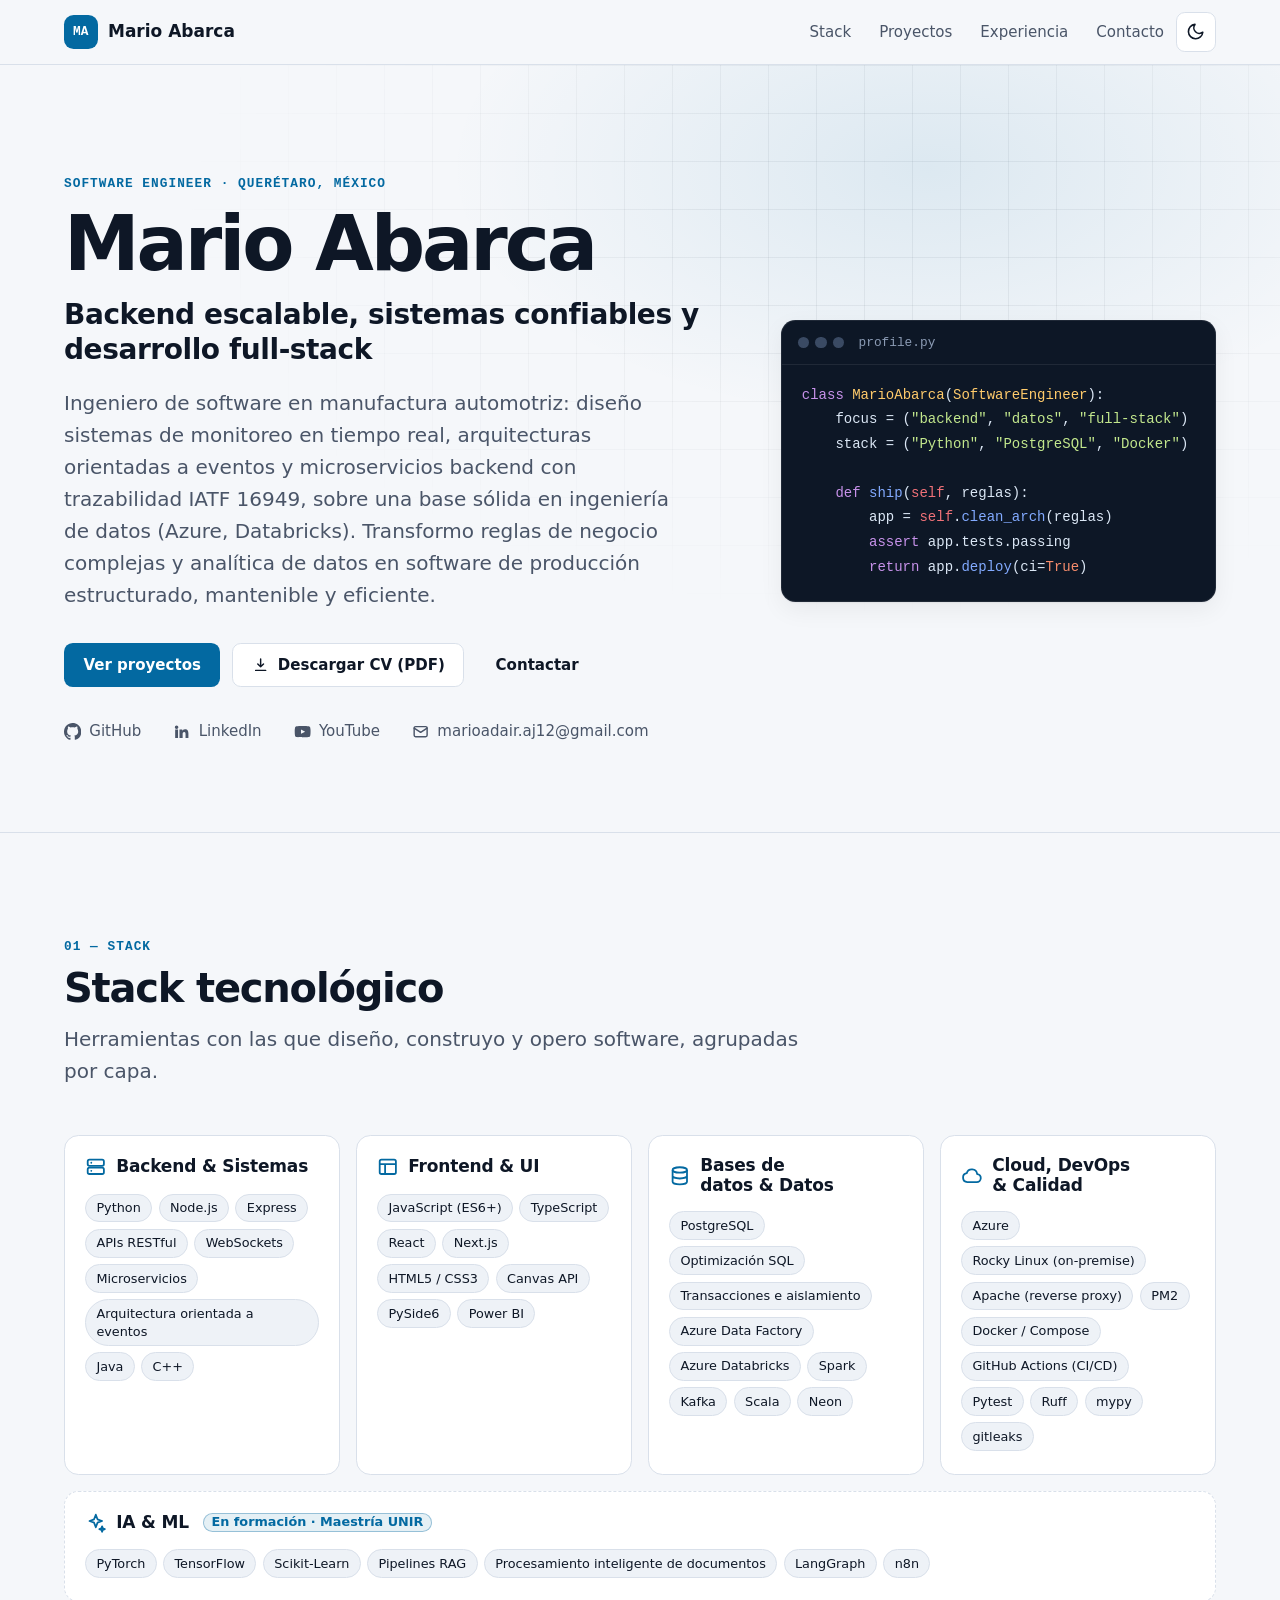
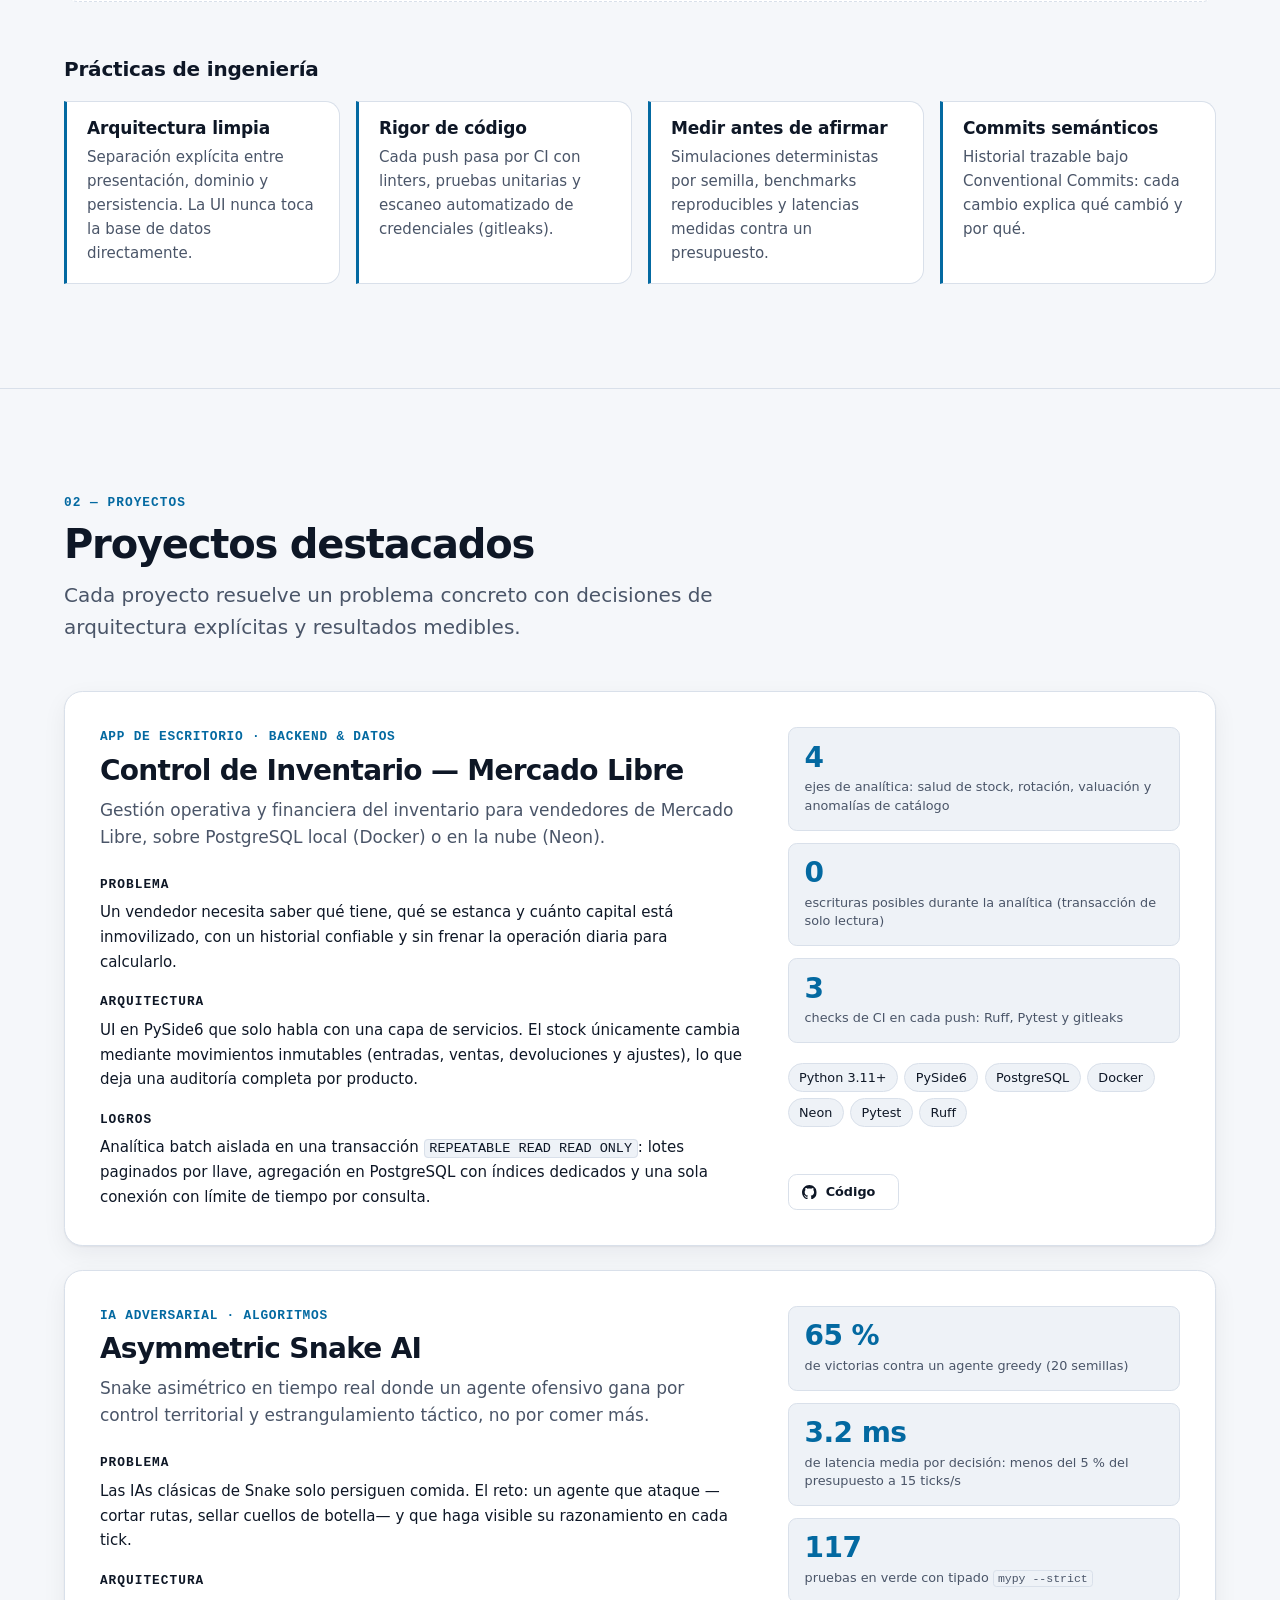
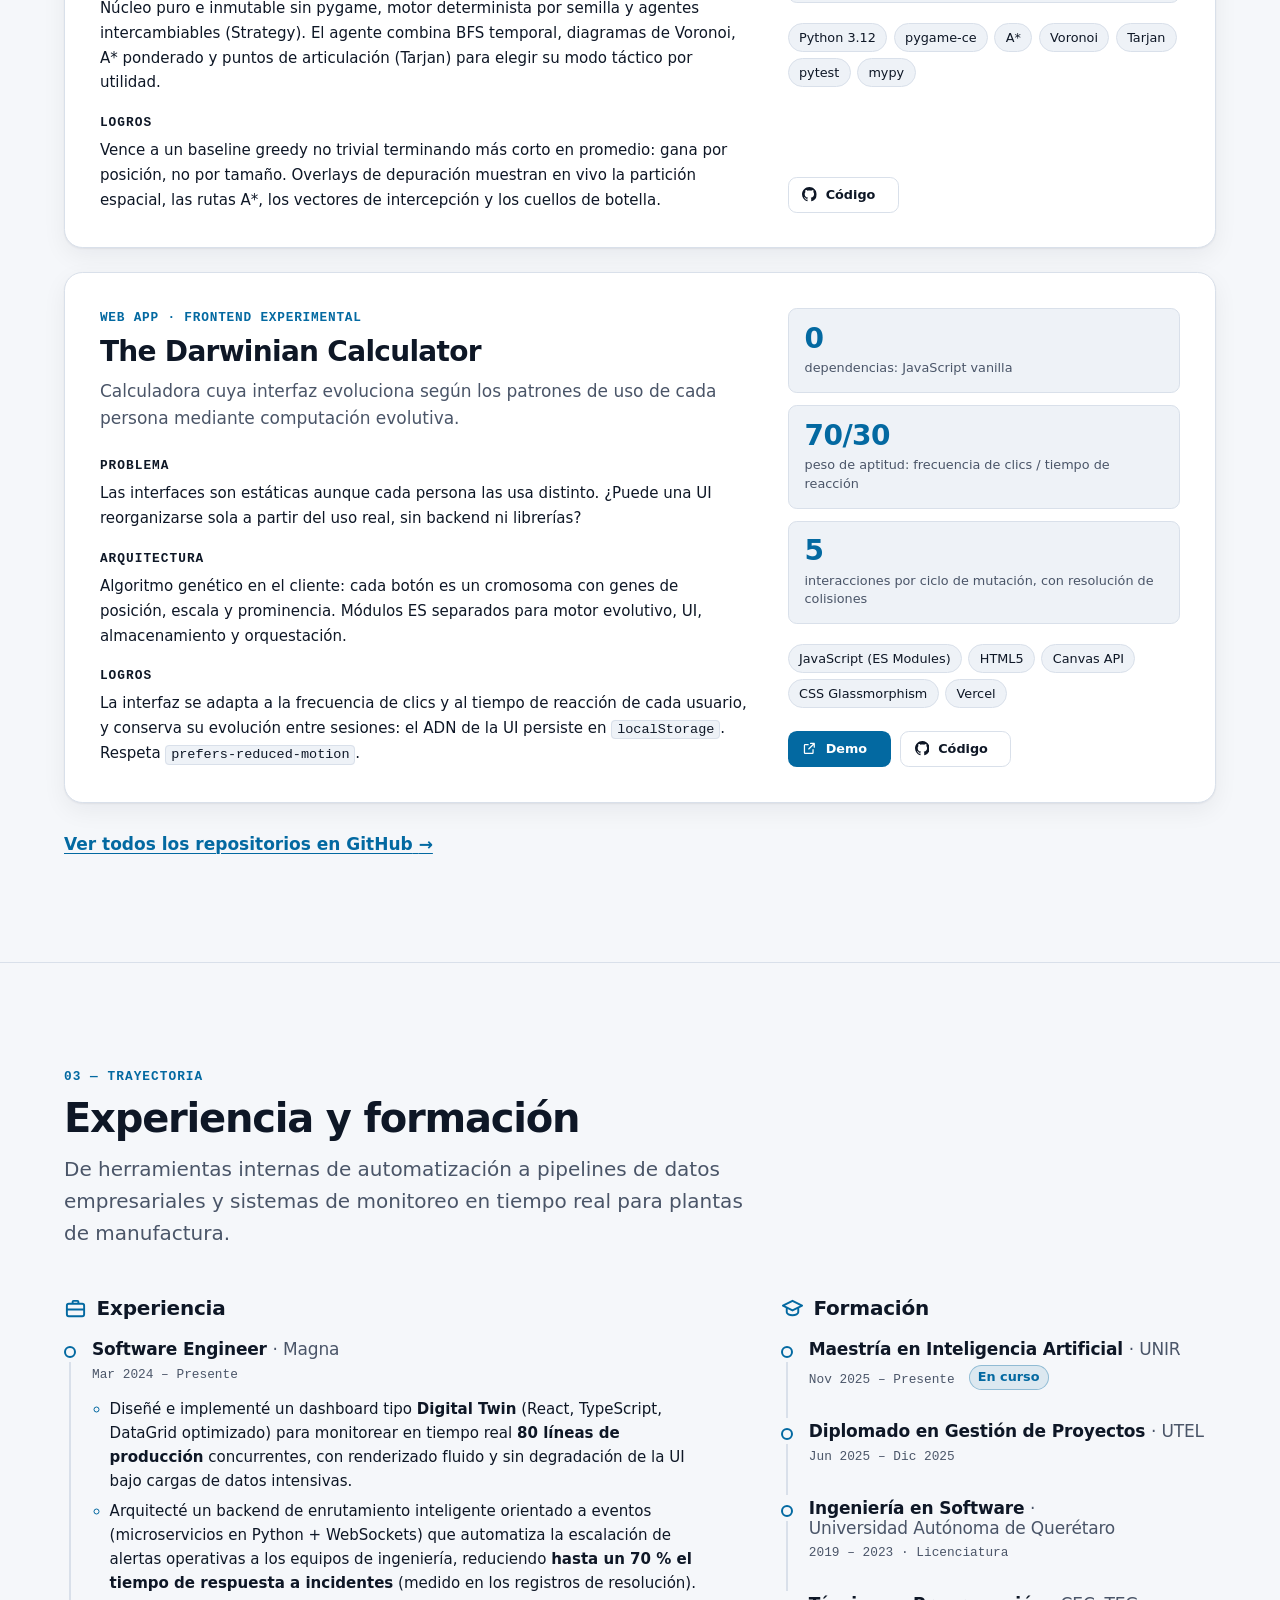
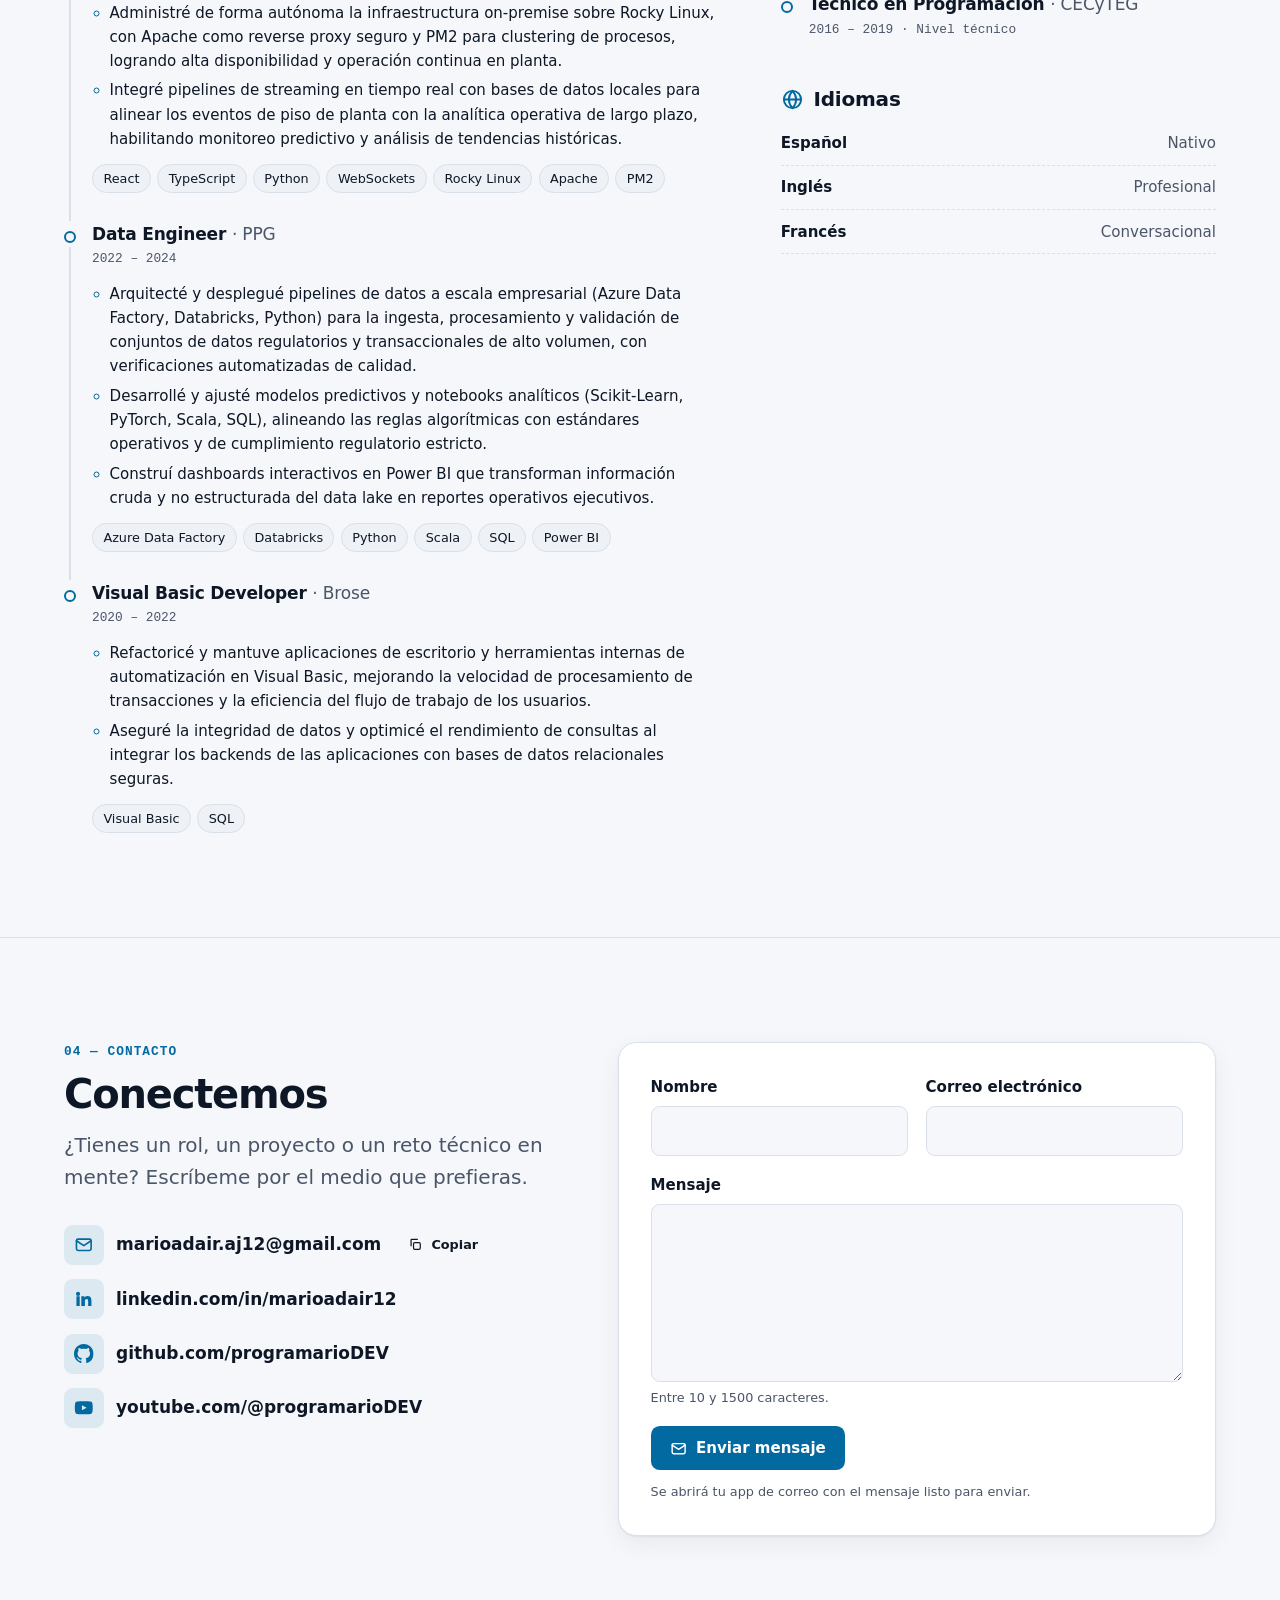
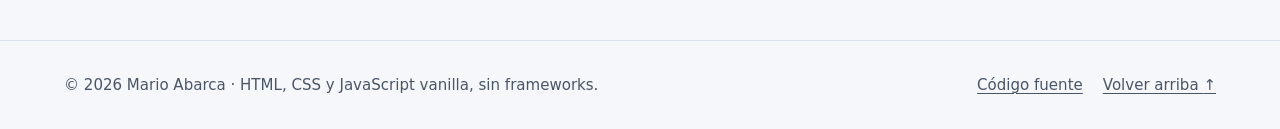
<file: index.html>
<!DOCTYPE html>
<html lang="es">
<head>
  <meta charset="utf-8">
  <meta name="viewport" content="width=device-width, initial-scale=1">
  <title>Mario Abarca — Software Engineer</title>
  <meta name="description" content="CV y portafolio técnico de Mario Abarca, Software Engineer: monitoreo en tiempo real para manufactura automotriz, arquitecturas orientadas a eventos, ingeniería de datos en Azure y desarrollo full-stack con Python y TypeScript.">
  <meta name="author" content="Mario Abarca">
  <link rel="canonical" href="https://programariodev.github.io/">

  <meta name="color-scheme" content="light dark">
  <meta name="theme-color" content="#f5f7fa" media="(prefers-color-scheme: light)">
  <meta name="theme-color" content="#0a101c" media="(prefers-color-scheme: dark)">

  <meta property="og:type" content="profile">
  <meta property="og:locale" content="es_MX">
  <meta property="og:url" content="https://programariodev.github.io/">
  <meta property="og:title" content="Mario Abarca — Software Engineer">
  <meta property="og:description" content="Monitoreo en tiempo real para manufactura automotriz, arquitecturas orientadas a eventos e ingeniería de datos. Experiencia, proyectos, stack y contacto.">
  <meta name="twitter:card" content="summary">

  <link rel="icon" href="favicon.svg" type="image/svg+xml">

  <!-- Aplica el tema guardado antes del primer pintado (evita el parpadeo claro/oscuro). -->
  <script>
    (function () {
      var root = document.documentElement;
      root.classList.add('js');
      try {
        var theme = localStorage.getItem('theme');
        if (theme === 'light' || theme === 'dark') root.dataset.theme = theme;
      } catch (e) { /* sin almacenamiento: se usa la preferencia del sistema */ }
    })();
  </script>
  <link rel="stylesheet" href="styles.css">
  <script type="module" src="script.js"></script>

  <script type="application/ld+json">
    {
      "@context": "https://schema.org",
      "@type": "Person",
      "name": "Mario Abarca",
      "alternateName": "Mario Adair Abarca de Jesús",
      "jobTitle": "Software Engineer",
      "url": "https://programariodev.github.io/",
      "email": "mailto:marioadair.aj12@gmail.com",
      "address": { "@type": "PostalAddress", "addressLocality": "Querétaro", "addressCountry": "MX" },
      "sameAs": ["https://github.com/programarioDEV", "https://www.linkedin.com/in/marioadair12/", "https://www.youtube.com/@programarioDEV"],
      "worksFor": { "@type": "Organization", "name": "Magna" },
      "alumniOf": [
        { "@type": "CollegeOrUniversity", "name": "Universidad Autónoma de Querétaro" },
        { "@type": "CollegeOrUniversity", "name": "UNIR" }
      ],
      "knowsLanguage": ["es", "en", "fr"],
      "knowsAbout": ["Python", "TypeScript", "React", "Node.js", "PostgreSQL", "Azure Data Factory", "Databricks", "Arquitectura orientada a eventos", "Ingeniería de datos"]
    }
  </script>
</head>
<body>
  <!-- Sprite de iconos: se referencian con <use href="#i-…">. -->
  <svg class="sprite" aria-hidden="true" focusable="false">
    <symbol id="i-github" viewBox="0 0 16 16"><path d="M8 0C3.58 0 0 3.58 0 8c0 3.54 2.29 6.53 5.47 7.59.4.07.55-.17.55-.38 0-.19-.01-.82-.01-1.49-2.01.37-2.53-.49-2.69-.94-.09-.23-.48-.94-.82-1.13-.28-.15-.68-.52-.01-.53.63-.01 1.08.58 1.23.82.72 1.21 1.87.87 2.33.66.07-.52.28-.87.51-1.07-1.78-.2-3.64-.89-3.64-3.95 0-.87.31-1.59.82-2.15-.08-.2-.36-1.02.08-2.12 0 0 .67-.21 2.2.82.64-.18 1.32-.27 2-.27.68 0 1.36.09 2 .27 1.53-1.04 2.2-.82 2.2-.82.44 1.1.16 1.92.08 2.12.51.56.82 1.27.82 2.15 0 3.07-1.87 3.75-3.65 3.95.29.25.54.73.54 1.48 0 1.07-.01 1.93-.01 2.2 0 .21.15.46.55.38A8.01 8.01 0 0 0 16 8c0-4.42-3.58-8-8-8z"/></symbol>
    <symbol id="i-linkedin" viewBox="0 0 24 24"><path d="M4.98 3.5a2.5 2.5 0 1 1 0 5 2.5 2.5 0 0 1 0-5zM3 9h4v12H3zM9 9h3.8v1.7h.05c.53-1 1.83-2.05 3.77-2.05 4.03 0 4.78 2.65 4.78 6.1V21h-4v-5.6c0-1.34-.02-3.06-1.86-3.06-1.87 0-2.15 1.46-2.15 2.96V21H9z"/></symbol>
    <symbol id="i-youtube" viewBox="0 0 24 24"><path fill-rule="evenodd" d="M22.54 6.42a2.78 2.78 0 0 0-1.95-1.97C18.88 4 12 4 12 4s-6.88 0-8.59.45A2.78 2.78 0 0 0 1.46 6.42 29 29 0 0 0 1 12a29 29 0 0 0 .46 5.58 2.78 2.78 0 0 0 1.95 1.97C5.12 20 12 20 12 20s6.88 0 8.59-.45a2.78 2.78 0 0 0 1.95-1.97A29 29 0 0 0 23 12a29 29 0 0 0-.46-5.58zM9.75 15.02V8.98L15.5 12z"/></symbol>
    <symbol id="i-mail" viewBox="0 0 24 24"><g fill="none" stroke="currentColor" stroke-width="2" stroke-linecap="round" stroke-linejoin="round"><rect x="3" y="5" width="18" height="14" rx="2"/><path d="m3 7 9 6 9-6"/></g></symbol>
    <symbol id="i-sun" viewBox="0 0 24 24"><g fill="none" stroke="currentColor" stroke-width="2" stroke-linecap="round"><circle cx="12" cy="12" r="4"/><path d="M12 2v2M12 20v2M4.93 4.93l1.41 1.41M17.66 17.66l1.41 1.41M2 12h2M20 12h2M4.93 19.07l1.41-1.41M17.66 6.34l1.41-1.41"/></g></symbol>
    <symbol id="i-moon" viewBox="0 0 24 24"><path fill="none" stroke="currentColor" stroke-width="2" stroke-linejoin="round" d="M21 12.8A9 9 0 1 1 11.2 3a7 7 0 0 0 9.8 9.8z"/></symbol>
    <symbol id="i-menu" viewBox="0 0 24 24"><path fill="none" stroke="currentColor" stroke-width="2" stroke-linecap="round" d="M4 7h16M4 12h16M4 17h16"/></symbol>
    <symbol id="i-close" viewBox="0 0 24 24"><path fill="none" stroke="currentColor" stroke-width="2" stroke-linecap="round" d="M6 6l12 12M18 6 6 18"/></symbol>
    <symbol id="i-download" viewBox="0 0 24 24"><path fill="none" stroke="currentColor" stroke-width="2" stroke-linecap="round" stroke-linejoin="round" d="M12 4v11m0 0-4-4m4 4 4-4M5 20h14"/></symbol>
    <symbol id="i-external" viewBox="0 0 24 24"><path fill="none" stroke="currentColor" stroke-width="2" stroke-linecap="round" stroke-linejoin="round" d="M14 4h6v6M20 4l-9 9M18 14v5a1 1 0 0 1-1 1H5a1 1 0 0 1-1-1V7a1 1 0 0 1 1-1h5"/></symbol>
    <symbol id="i-copy" viewBox="0 0 24 24"><g fill="none" stroke="currentColor" stroke-width="2" stroke-linejoin="round"><rect x="9" y="9" width="11" height="11" rx="2"/><path d="M5 15V5a1 1 0 0 1 1-1h10"/></g></symbol>
    <symbol id="i-server" viewBox="0 0 24 24"><g fill="none" stroke="currentColor" stroke-width="2" stroke-linecap="round"><rect x="3" y="4" width="18" height="7" rx="2"/><rect x="3" y="13" width="18" height="7" rx="2"/><path d="M7 7.5h.01M7 16.5h.01"/></g></symbol>
    <symbol id="i-layout" viewBox="0 0 24 24"><g fill="none" stroke="currentColor" stroke-width="2" stroke-linejoin="round"><rect x="3" y="4" width="18" height="16" rx="2"/><path d="M3 9h18M9 9v11"/></g></symbol>
    <symbol id="i-database" viewBox="0 0 24 24"><g fill="none" stroke="currentColor" stroke-width="2"><ellipse cx="12" cy="5.5" rx="8" ry="3"/><path d="M4 5.5v13c0 1.66 3.58 3 8 3s8-1.34 8-3v-13M4 12c0 1.66 3.58 3 8 3s8-1.34 8-3"/></g></symbol>
    <symbol id="i-cloud" viewBox="0 0 24 24"><path fill="none" stroke="currentColor" stroke-width="2" stroke-linejoin="round" d="M7 19h10.5a4.5 4.5 0 0 0 .5-8.97A6 6 0 0 0 6.34 9.1 5 5 0 0 0 7 19z"/></symbol>
    <symbol id="i-briefcase" viewBox="0 0 24 24"><g fill="none" stroke="currentColor" stroke-width="2" stroke-linejoin="round"><rect x="3" y="7" width="18" height="13" rx="2"/><path d="M9 7V5a1 1 0 0 1 1-1h4a1 1 0 0 1 1 1v2M3 13h18"/></g></symbol>
    <symbol id="i-globe" viewBox="0 0 24 24"><g fill="none" stroke="currentColor" stroke-width="2"><circle cx="12" cy="12" r="9"/><path d="M3 12h18M12 3c2.5 2.7 3.8 5.7 3.8 9s-1.3 6.3-3.8 9c-2.5-2.7-3.8-5.7-3.8-9S9.5 5.7 12 3z"/></g></symbol>
    <symbol id="i-spark" viewBox="0 0 24 24"><path fill="none" stroke="currentColor" stroke-width="2" stroke-linejoin="round" d="M12 3l1.9 5.1L19 10l-5.1 1.9L12 17l-1.9-5.1L5 10l5.1-1.9zM19 16l.8 2.2L22 19l-2.2.8L19 22l-.8-2.2L16 19l2.2-.8z"/></symbol>
    <symbol id="i-cap" viewBox="0 0 24 24"><g fill="none" stroke="currentColor" stroke-width="2" stroke-linejoin="round"><path d="m2 9 10-5 10 5-10 5z"/><path d="M6 11v5c0 1.5 2.7 3 6 3s6-1.5 6-3v-5"/></g></symbol>
  </svg>

  <a class="skip-link" href="#contenido">Saltar al contenido</a>

  <header class="site-header">
    <div class="container site-header__inner">
      <a class="brand" href="#inicio" aria-label="Mario Abarca, ir al inicio">
        <span class="brand__mark" aria-hidden="true">MA</span>
        <span class="brand__name">Mario Abarca</span>
      </a>

      <nav class="nav" aria-label="Secciones">
        <ul id="nav-menu" class="nav__menu">
          <li><a class="nav__link" href="#stack">Stack</a></li>
          <li><a class="nav__link" href="#proyectos">Proyectos</a></li>
          <li><a class="nav__link" href="#experiencia">Experiencia</a></li>
          <li><a class="nav__link" href="#contacto">Contacto</a></li>
        </ul>
        <button class="icon-btn theme-toggle" type="button" data-theme-toggle aria-label="Cambiar tema">
          <svg class="icon icon--sun" aria-hidden="true" focusable="false"><use href="#i-sun"/></svg>
          <svg class="icon icon--moon" aria-hidden="true" focusable="false"><use href="#i-moon"/></svg>
        </button>
        <button class="icon-btn nav__toggle" type="button" data-menu-toggle aria-expanded="false" aria-controls="nav-menu" aria-label="Menú de secciones">
          <svg class="icon icon--open" aria-hidden="true" focusable="false"><use href="#i-menu"/></svg>
          <svg class="icon icon--close" aria-hidden="true" focusable="false"><use href="#i-close"/></svg>
        </button>
      </nav>
    </div>
  </header>

  <main id="contenido" tabindex="-1">
    <!-- ============================ PERFIL ============================ -->
    <section id="inicio" class="hero" aria-labelledby="hero-title">
      <div class="container hero__grid">
        <div class="hero__intro">
          <p class="eyebrow">Software Engineer · Querétaro, México</p>
          <h1 id="hero-title">Mario Abarca</h1>
          <p class="hero__role">Backend escalable, sistemas confiables y desarrollo full-stack</p>
          <p class="hero__lead">
            Ingeniero de software en manufactura automotriz: diseño sistemas de monitoreo en tiempo real,
            arquitecturas orientadas a eventos y microservicios backend con trazabilidad IATF&nbsp;16949,
            sobre una base sólida en ingeniería de datos (Azure, Databricks). Transformo reglas de negocio
            complejas y analítica de datos en software de producción estructurado, mantenible y eficiente.
          </p>

          <!-- Contacto en texto plano: solo visible en la versión impresa / PDF. -->
          <p class="print-only print-contact">
            Querétaro, México · marioadair.aj12@gmail.com · linkedin.com/in/marioadair12 ·
            github.com/programarioDEV · youtube.com/@programarioDEV · programariodev.github.io
          </p>

          <div class="hero__actions">
            <a class="btn btn--primary" href="#proyectos">Ver proyectos</a>
            <button class="btn btn--secondary" type="button" data-action="print" hidden>
              <svg class="icon" aria-hidden="true" focusable="false"><use href="#i-download"/></svg>
              Descargar CV (PDF)
            </button>
            <a class="btn btn--ghost" href="#contacto">Contactar</a>
          </div>

          <ul class="social" aria-label="Perfiles y contacto directo">
            <li>
              <a href="https://github.com/programarioDEV" rel="me noopener" target="_blank">
                <svg class="icon" aria-hidden="true" focusable="false"><use href="#i-github"/></svg>
                GitHub<span class="visually-hidden"> (se abre en una pestaña nueva)</span>
              </a>
            </li>
            <li>
              <a href="https://www.linkedin.com/in/marioadair12/" rel="me noopener" target="_blank">
                <svg class="icon" aria-hidden="true" focusable="false"><use href="#i-linkedin"/></svg>
                LinkedIn<span class="visually-hidden"> (se abre en una pestaña nueva)</span>
              </a>
            </li>
            <li>
              <a href="https://www.youtube.com/@programarioDEV" rel="me noopener" target="_blank">
                <svg class="icon" aria-hidden="true" focusable="false"><use href="#i-youtube"/></svg>
                YouTube<span class="visually-hidden"> (se abre en una pestaña nueva)</span>
              </a>
            </li>
            <li>
              <a href="mailto:marioadair.aj12@gmail.com">
                <svg class="icon" aria-hidden="true" focusable="false"><use href="#i-mail"/></svg>
                marioadair.aj12@gmail.com
              </a>
            </li>
          </ul>
        </div>

        <!-- Decorativo: resume en código lo que las secciones siguientes detallan. -->
        <figure class="code-card" aria-hidden="true">
          <div class="code-card__bar">
            <span class="dot"></span><span class="dot"></span><span class="dot"></span>
            <span class="code-card__file">profile.py</span>
          </div>
<pre><code><span class="tok-kw">class</span> <span class="tok-cls">MarioAbarca</span>(<span class="tok-cls">SoftwareEngineer</span>):
    focus = (<span class="tok-str">"backend"</span>, <span class="tok-str">"datos"</span>, <span class="tok-str">"full-stack"</span>)
    stack = (<span class="tok-str">"Python"</span>, <span class="tok-str">"PostgreSQL"</span>, <span class="tok-str">"Docker"</span>)

    <span class="tok-kw">def</span> <span class="tok-fn">ship</span>(<span class="tok-self">self</span>, reglas):
        app = <span class="tok-self">self</span>.<span class="tok-fn">clean_arch</span>(reglas)
        <span class="tok-kw">assert</span> app.tests.passing
        <span class="tok-kw">return</span> app.<span class="tok-fn">deploy</span>(ci=<span class="tok-bool">True</span>)</code></pre>
        </figure>
      </div>
    </section>

    <!-- ============================ STACK ============================ -->
    <section id="stack" class="section" aria-labelledby="stack-title">
      <div class="container">
        <header class="section__head">
          <p class="eyebrow">01 — Stack</p>
          <h2 id="stack-title">Stack tecnológico</h2>
          <p>Herramientas con las que diseño, construyo y opero software, agrupadas por capa.</p>
        </header>

        <div class="stack-grid">
          <div class="stack-card">
            <h3><svg class="icon" aria-hidden="true" focusable="false"><use href="#i-server"/></svg>Backend &amp; Sistemas</h3>
            <ul class="chips">
              <li class="chip">Python</li>
              <li class="chip">Node.js</li>
              <li class="chip">Express</li>
              <li class="chip">APIs RESTful</li>
              <li class="chip">WebSockets</li>
              <li class="chip">Microservicios</li>
              <li class="chip">Arquitectura orientada a eventos</li>
              <li class="chip">Java</li>
              <li class="chip">C++</li>
            </ul>
          </div>
          <div class="stack-card">
            <h3><svg class="icon" aria-hidden="true" focusable="false"><use href="#i-layout"/></svg>Frontend &amp; UI</h3>
            <ul class="chips">
              <li class="chip">JavaScript (ES6+)</li>
              <li class="chip">TypeScript</li>
              <li class="chip">React</li>
              <li class="chip">Next.js</li>
              <li class="chip">HTML5 / CSS3</li>
              <li class="chip">Canvas API</li>
              <li class="chip">PySide6</li>
              <li class="chip">Power BI</li>
            </ul>
          </div>
          <div class="stack-card">
            <h3><svg class="icon" aria-hidden="true" focusable="false"><use href="#i-database"/></svg>Bases de datos &amp; Datos</h3>
            <ul class="chips">
              <li class="chip">PostgreSQL</li>
              <li class="chip">Optimización SQL</li>
              <li class="chip">Transacciones e aislamiento</li>
              <li class="chip">Azure Data Factory</li>
              <li class="chip">Azure Databricks</li>
              <li class="chip">Spark</li>
              <li class="chip">Kafka</li>
              <li class="chip">Scala</li>
              <li class="chip">Neon</li>
            </ul>
          </div>
          <div class="stack-card">
            <h3><svg class="icon" aria-hidden="true" focusable="false"><use href="#i-cloud"/></svg>Cloud, DevOps &amp; Calidad</h3>
            <ul class="chips">
              <li class="chip">Azure</li>
              <li class="chip">Rocky Linux (on-premise)</li>
              <li class="chip">Apache (reverse proxy)</li>
              <li class="chip">PM2</li>
              <li class="chip">Docker / Compose</li>
              <li class="chip">GitHub Actions (CI/CD)</li>
              <li class="chip">Pytest</li>
              <li class="chip">Ruff</li>
              <li class="chip">mypy</li>
              <li class="chip">gitleaks</li>
            </ul>
          </div>
          <div class="stack-card stack-card--wide">
            <h3><svg class="icon" aria-hidden="true" focusable="false"><use href="#i-spark"/></svg>IA &amp; ML <span class="status">En formación · Maestría UNIR</span></h3>
            <ul class="chips">
              <li class="chip">PyTorch</li>
              <li class="chip">TensorFlow</li>
              <li class="chip">Scikit-Learn</li>
              <li class="chip">Pipelines RAG</li>
              <li class="chip">Procesamiento inteligente de documentos</li>
              <li class="chip">LangGraph</li>
              <li class="chip">n8n</li>
            </ul>
          </div>
        </div>

        <h3 class="subhead">Prácticas de ingeniería</h3>
        <ul class="practices">
          <li class="practice">
            <h4>Arquitectura limpia</h4>
            <p>Separación explícita entre presentación, dominio y persistencia. La UI nunca toca la base de datos directamente.</p>
          </li>
          <li class="practice">
            <h4>Rigor de código</h4>
            <p>Cada push pasa por CI con linters, pruebas unitarias y escaneo automatizado de credenciales (gitleaks).</p>
          </li>
          <li class="practice">
            <h4>Medir antes de afirmar</h4>
            <p>Simulaciones deterministas por semilla, benchmarks reproducibles y latencias medidas contra un presupuesto.</p>
          </li>
          <li class="practice">
            <h4>Commits semánticos</h4>
            <p>Historial trazable bajo Conventional Commits: cada cambio explica qué cambió y por qué.</p>
          </li>
        </ul>
      </div>
    </section>

    <!-- ============================ PROYECTOS ============================ -->
    <section id="proyectos" class="section" aria-labelledby="proyectos-title">
      <div class="container">
        <header class="section__head">
          <p class="eyebrow">02 — Proyectos</p>
          <h2 id="proyectos-title">Proyectos destacados</h2>
          <p>Cada proyecto resuelve un problema concreto con decisiones de arquitectura explícitas y resultados medibles.</p>
        </header>

        <div class="projects">
          <!-- Proyecto 1 -->
          <article class="project" aria-labelledby="p1-title">
            <div class="project__main">
              <p class="project__kind">App de escritorio · Backend &amp; datos</p>
              <h3 id="p1-title" class="project__title">Control de Inventario — Mercado Libre</h3>
              <p class="project__summary">Gestión operativa y financiera del inventario para vendedores de Mercado Libre, sobre PostgreSQL local (Docker) o en la nube (Neon).</p>
              <dl class="details">
                <div>
                  <dt>Problema</dt>
                  <dd>Un vendedor necesita saber qué tiene, qué se estanca y cuánto capital está inmovilizado, con un historial confiable y sin frenar la operación diaria para calcularlo.</dd>
                </div>
                <div>
                  <dt>Arquitectura</dt>
                  <dd>UI en PySide6 que solo habla con una capa de servicios. El stock únicamente cambia mediante movimientos inmutables (entradas, ventas, devoluciones y ajustes), lo que deja una auditoría completa por producto.</dd>
                </div>
                <div>
                  <dt>Logros</dt>
                  <dd>Analítica batch aislada en una transacción <code>REPEATABLE READ READ ONLY</code>: lotes paginados por llave, agregación en PostgreSQL con índices dedicados y una sola conexión con límite de tiempo por consulta.</dd>
                </div>
              </dl>
            </div>
            <div class="project__aside">
              <ul class="metrics" aria-label="Resultados clave">
                <li class="metric"><strong>4</strong><span>ejes de analítica: salud de stock, rotación, valuación y anomalías de catálogo</span></li>
                <li class="metric"><strong>0</strong><span>escrituras posibles durante la analítica (transacción de solo lectura)</span></li>
                <li class="metric"><strong>3</strong><span>checks de CI en cada push: Ruff, Pytest y gitleaks</span></li>
              </ul>
              <ul class="chips" aria-label="Stack del proyecto">
                <li class="chip">Python 3.11+</li>
                <li class="chip">PySide6</li>
                <li class="chip">PostgreSQL</li>
                <li class="chip">Docker</li>
                <li class="chip">Neon</li>
                <li class="chip">Pytest</li>
                <li class="chip">Ruff</li>
              </ul>
              <p class="project__links">
                <a class="btn btn--secondary btn--sm" href="https://github.com/programarioDEV/ControlInventario" target="_blank" rel="noopener">
                  <svg class="icon" aria-hidden="true" focusable="false"><use href="#i-github"/></svg>
                  Código<span class="visually-hidden"> de Control de Inventario (se abre en una pestaña nueva)</span>
                </a>
              </p>
              <p class="print-only project__url">github.com/programarioDEV/ControlInventario</p>
            </div>
          </article>

          <!-- Proyecto 2 -->
          <article class="project" aria-labelledby="p2-title">
            <div class="project__main">
              <p class="project__kind">IA adversarial · Algoritmos</p>
              <h3 id="p2-title" class="project__title">Asymmetric Snake AI</h3>
              <p class="project__summary">Snake asimétrico en tiempo real donde un agente ofensivo gana por control territorial y estrangulamiento táctico, no por comer más.</p>
              <dl class="details">
                <div>
                  <dt>Problema</dt>
                  <dd>Las IAs clásicas de Snake solo persiguen comida. El reto: un agente que ataque —cortar rutas, sellar cuellos de botella— y que haga visible su razonamiento en cada tick.</dd>
                </div>
                <div>
                  <dt>Arquitectura</dt>
                  <dd>Núcleo puro e inmutable sin pygame, motor determinista por semilla y agentes intercambiables (Strategy). El agente combina BFS temporal, diagramas de Voronoi, A* ponderado y puntos de articulación (Tarjan) para elegir su modo táctico por utilidad.</dd>
                </div>
                <div>
                  <dt>Logros</dt>
                  <dd>Vence a un baseline greedy no trivial terminando más corto en promedio: gana por posición, no por tamaño. Overlays de depuración muestran en vivo la partición espacial, las rutas A*, los vectores de intercepción y los cuellos de botella.</dd>
                </div>
              </dl>
            </div>
            <div class="project__aside">
              <ul class="metrics" aria-label="Resultados clave">
                <li class="metric"><strong>65&nbsp;%</strong><span>de victorias contra un agente greedy (20 semillas)</span></li>
                <li class="metric"><strong>3.2&nbsp;ms</strong><span>de latencia media por decisión: menos del 5&nbsp;% del presupuesto a 15&nbsp;ticks/s</span></li>
                <li class="metric"><strong>117</strong><span>pruebas en verde con tipado <code>mypy --strict</code></span></li>
              </ul>
              <ul class="chips" aria-label="Stack del proyecto">
                <li class="chip">Python 3.12</li>
                <li class="chip">pygame-ce</li>
                <li class="chip">A*</li>
                <li class="chip">Voronoi</li>
                <li class="chip">Tarjan</li>
                <li class="chip">pytest</li>
                <li class="chip">mypy</li>
              </ul>
              <p class="project__links">
                <a class="btn btn--secondary btn--sm" href="https://github.com/programarioDEV/snake-game" target="_blank" rel="noopener">
                  <svg class="icon" aria-hidden="true" focusable="false"><use href="#i-github"/></svg>
                  Código<span class="visually-hidden"> de Asymmetric Snake AI (se abre en una pestaña nueva)</span>
                </a>
              </p>
              <p class="print-only project__url">github.com/programarioDEV/snake-game</p>
            </div>
          </article>

          <!-- Proyecto 3 -->
          <article class="project" aria-labelledby="p3-title">
            <div class="project__main">
              <p class="project__kind">Web app · Frontend experimental</p>
              <h3 id="p3-title" class="project__title">The Darwinian Calculator</h3>
              <p class="project__summary">Calculadora cuya interfaz evoluciona según los patrones de uso de cada persona mediante computación evolutiva.</p>
              <dl class="details">
                <div>
                  <dt>Problema</dt>
                  <dd>Las interfaces son estáticas aunque cada persona las usa distinto. ¿Puede una UI reorganizarse sola a partir del uso real, sin backend ni librerías?</dd>
                </div>
                <div>
                  <dt>Arquitectura</dt>
                  <dd>Algoritmo genético en el cliente: cada botón es un cromosoma con genes de posición, escala y prominencia. Módulos ES separados para motor evolutivo, UI, almacenamiento y orquestación.</dd>
                </div>
                <div>
                  <dt>Logros</dt>
                  <dd>La interfaz se adapta a la frecuencia de clics y al tiempo de reacción de cada usuario, y conserva su evolución entre sesiones: el ADN de la UI persiste en <code>localStorage</code>. Respeta <code>prefers-reduced-motion</code>.</dd>
                </div>
              </dl>
            </div>
            <div class="project__aside">
              <ul class="metrics" aria-label="Resultados clave">
                <li class="metric"><strong>0</strong><span>dependencias: JavaScript vanilla</span></li>
                <li class="metric"><strong>70/30</strong><span>peso de aptitud: frecuencia de clics / tiempo de reacción</span></li>
                <li class="metric"><strong>5</strong><span>interacciones por ciclo de mutación, con resolución de colisiones</span></li>
              </ul>
              <ul class="chips" aria-label="Stack del proyecto">
                <li class="chip">JavaScript (ES Modules)</li>
                <li class="chip">HTML5</li>
                <li class="chip">Canvas API</li>
                <li class="chip">CSS Glassmorphism</li>
                <li class="chip">Vercel</li>
              </ul>
              <p class="project__links">
                <a class="btn btn--primary btn--sm" href="https://the-darwinian-calc.vercel.app" target="_blank" rel="noopener">
                  <svg class="icon" aria-hidden="true" focusable="false"><use href="#i-external"/></svg>
                  Demo<span class="visually-hidden"> de The Darwinian Calculator (se abre en una pestaña nueva)</span>
                </a>
                <a class="btn btn--secondary btn--sm" href="https://github.com/programarioDEV/TheDarwinianCalc" target="_blank" rel="noopener">
                  <svg class="icon" aria-hidden="true" focusable="false"><use href="#i-github"/></svg>
                  Código<span class="visually-hidden"> de The Darwinian Calculator (se abre en una pestaña nueva)</span>
                </a>
              </p>
              <p class="print-only project__url">github.com/programarioDEV/TheDarwinianCalc · the-darwinian-calc.vercel.app</p>
            </div>
          </article>
        </div>

        <p class="projects__more">
          <a href="https://github.com/programarioDEV?tab=repositories" target="_blank" rel="noopener">Ver todos los repositorios en GitHub<span class="visually-hidden"> (se abre en una pestaña nueva)</span> <span aria-hidden="true">→</span></a>
        </p>
      </div>
    </section>

    <!-- ============================ EXPERIENCIA Y FORMACIÓN ============================ -->
    <section id="experiencia" class="section" aria-labelledby="experiencia-title">
      <div class="container">
        <header class="section__head">
          <p class="eyebrow">03 — Trayectoria</p>
          <h2 id="experiencia-title">Experiencia y formación</h2>
          <p>De herramientas internas de automatización a pipelines de datos empresariales y sistemas de monitoreo en tiempo real para plantas de manufactura.</p>
        </header>

        <div class="cv-grid">
          <div class="cv-col">
            <h3 class="subhead subhead--icon"><svg class="icon" aria-hidden="true" focusable="false"><use href="#i-briefcase"/></svg>Experiencia</h3>
            <ol class="timeline">
              <li class="entry">
                <h4 class="entry__title">Software Engineer <span class="entry__org">· Magna</span></h4>
                <p class="entry__meta"><time datetime="2024-03">Mar 2024</time> – Presente</p>
                <ul class="entry__bullets">
                  <li>Diseñé e implementé un dashboard tipo <strong>Digital Twin</strong> (React, TypeScript, DataGrid optimizado) para monitorear en tiempo real <strong>80 líneas de producción</strong> concurrentes, con renderizado fluido y sin degradación de la UI bajo cargas de datos intensivas.</li>
                  <li>Arquitecté un backend de enrutamiento inteligente orientado a eventos (microservicios en Python + WebSockets) que automatiza la escalación de alertas operativas a los equipos de ingeniería, reduciendo <strong>hasta un 70&nbsp;% el tiempo de respuesta a incidentes</strong> (medido en los registros de resolución).</li>
                  <li>Administré de forma autónoma la infraestructura on-premise sobre Rocky Linux, con Apache como reverse proxy seguro y PM2 para clustering de procesos, logrando alta disponibilidad y operación continua en planta.</li>
                  <li>Integré pipelines de streaming en tiempo real con bases de datos locales para alinear los eventos de piso de planta con la analítica operativa de largo plazo, habilitando monitoreo predictivo y análisis de tendencias históricas.</li>
                </ul>
                <ul class="chips entry__tags" aria-label="Tecnologías en Magna">
                  <li class="chip">React</li>
                  <li class="chip">TypeScript</li>
                  <li class="chip">Python</li>
                  <li class="chip">WebSockets</li>
                  <li class="chip">Rocky Linux</li>
                  <li class="chip">Apache</li>
                  <li class="chip">PM2</li>
                </ul>
              </li>
              <li class="entry">
                <h4 class="entry__title">Data Engineer <span class="entry__org">· PPG</span></h4>
                <p class="entry__meta"><time datetime="2022">2022</time> – <time datetime="2024">2024</time></p>
                <ul class="entry__bullets">
                  <li>Arquitecté y desplegué pipelines de datos a escala empresarial (Azure Data Factory, Databricks, Python) para la ingesta, procesamiento y validación de conjuntos de datos regulatorios y transaccionales de alto volumen, con verificaciones automatizadas de calidad.</li>
                  <li>Desarrollé y ajusté modelos predictivos y notebooks analíticos (Scikit-Learn, PyTorch, Scala, SQL), alineando las reglas algorítmicas con estándares operativos y de cumplimiento regulatorio estricto.</li>
                  <li>Construí dashboards interactivos en Power BI que transforman información cruda y no estructurada del data lake en reportes operativos ejecutivos.</li>
                </ul>
                <ul class="chips entry__tags" aria-label="Tecnologías en PPG">
                  <li class="chip">Azure Data Factory</li>
                  <li class="chip">Databricks</li>
                  <li class="chip">Python</li>
                  <li class="chip">Scala</li>
                  <li class="chip">SQL</li>
                  <li class="chip">Power BI</li>
                </ul>
              </li>
              <li class="entry">
                <h4 class="entry__title">Visual Basic Developer <span class="entry__org">· Brose</span></h4>
                <p class="entry__meta"><time datetime="2020">2020</time> – <time datetime="2022">2022</time></p>
                <ul class="entry__bullets">
                  <li>Refactoricé y mantuve aplicaciones de escritorio y herramientas internas de automatización en Visual Basic, mejorando la velocidad de procesamiento de transacciones y la eficiencia del flujo de trabajo de los usuarios.</li>
                  <li>Aseguré la integridad de datos y optimicé el rendimiento de consultas al integrar los backends de las aplicaciones con bases de datos relacionales seguras.</li>
                </ul>
                <ul class="chips entry__tags" aria-label="Tecnologías en Brose">
                  <li class="chip">Visual Basic</li>
                  <li class="chip">SQL</li>
                </ul>
              </li>
            </ol>
          </div>

          <div class="cv-col">
            <h3 class="subhead subhead--icon"><svg class="icon" aria-hidden="true" focusable="false"><use href="#i-cap"/></svg>Formación</h3>
            <ol class="timeline">
              <li class="entry">
                <h4 class="entry__title">Maestría en Inteligencia Artificial <span class="entry__org">· UNIR</span></h4>
                <p class="entry__meta"><time datetime="2025-11">Nov 2025</time> – Presente <span class="status">En curso</span></p>
              </li>
              <li class="entry">
                <h4 class="entry__title">Diplomado en Gestión de Proyectos <span class="entry__org">· UTEL</span></h4>
                <p class="entry__meta"><time datetime="2025-06">Jun 2025</time> – <time datetime="2025-12">Dic 2025</time></p>
              </li>
              <li class="entry">
                <h4 class="entry__title">Ingeniería en Software <span class="entry__org">· Universidad Autónoma de Querétaro</span></h4>
                <p class="entry__meta"><time datetime="2019">2019</time> – <time datetime="2023">2023</time> · Licenciatura</p>
              </li>
              <li class="entry">
                <h4 class="entry__title">Técnico en Programación <span class="entry__org">· CECyTEG</span></h4>
                <p class="entry__meta"><time datetime="2016">2016</time> – <time datetime="2019">2019</time> · Nivel técnico</p>
              </li>
            </ol>

            <h3 class="subhead subhead--icon"><svg class="icon" aria-hidden="true" focusable="false"><use href="#i-globe"/></svg>Idiomas</h3>
            <ul class="languages">
              <li><strong>Español</strong><span>Nativo</span></li>
              <li><strong>Inglés</strong><span>Profesional</span></li>
              <li><strong>Francés</strong><span>Conversacional</span></li>
            </ul>
          </div>
        </div>
      </div>
    </section>

    <!-- ============================ CONTACTO ============================ -->
    <section id="contacto" class="section" aria-labelledby="contacto-title">
      <div class="container contact">
        <div class="contact__intro">
          <header class="section__head">
            <p class="eyebrow">04 — Contacto</p>
            <h2 id="contacto-title">Conectemos</h2>
            <p>¿Tienes un rol, un proyecto o un reto técnico en mente? Escríbeme por el medio que prefieras.</p>
          </header>

          <address class="channels">
            <ul>
              <li class="channel">
                <a href="mailto:marioadair.aj12@gmail.com">
                  <span class="channel__icon" aria-hidden="true"><svg class="icon"><use href="#i-mail"/></svg></span>
                  marioadair.aj12@gmail.com
                </a>
                <button class="btn btn--ghost btn--sm" type="button" data-copy="marioadair.aj12@gmail.com" hidden>
                  <svg class="icon" aria-hidden="true" focusable="false"><use href="#i-copy"/></svg>
                  <span data-copy-label>Copiar</span>
                </button>
              </li>
              <li class="channel">
                <a href="https://www.linkedin.com/in/marioadair12/" target="_blank" rel="me noopener">
                  <span class="channel__icon" aria-hidden="true"><svg class="icon"><use href="#i-linkedin"/></svg></span>
                  linkedin.com/in/marioadair12<span class="visually-hidden"> (se abre en una pestaña nueva)</span>
                </a>
              </li>
              <li class="channel">
                <a href="https://github.com/programarioDEV" target="_blank" rel="me noopener">
                  <span class="channel__icon" aria-hidden="true"><svg class="icon"><use href="#i-github"/></svg></span>
                  github.com/programarioDEV<span class="visually-hidden"> (se abre en una pestaña nueva)</span>
                </a>
              </li>
              <li class="channel">
                <a href="https://www.youtube.com/@programarioDEV" target="_blank" rel="me noopener">
                  <span class="channel__icon" aria-hidden="true"><svg class="icon"><use href="#i-youtube"/></svg></span>
                  youtube.com/@programarioDEV<span class="visually-hidden"> (se abre en una pestaña nueva)</span>
                </a>
              </li>
            </ul>
          </address>
          <p class="visually-hidden" role="status" data-copy-status></p>
        </div>

        <!--
          Sin JS el formulario abre el cliente de correo (mailto). Con JS se valida y se compone el correo.
          Para enviar sin cliente de correo, pon en data-endpoint la URL de un servicio de formularios
          (p. ej. https://formspree.io/f/xxxxxx): el script hará POST ahí en lugar de usar mailto.
        -->
        <form id="contact-form" class="form" action="mailto:marioadair.aj12@gmail.com" method="post" enctype="text/plain"
              data-recipient="marioadair.aj12@gmail.com" data-endpoint="">
          <div class="form__row">
            <div class="field">
              <label for="cf-name">Nombre</label>
              <input id="cf-name" name="nombre" type="text" autocomplete="name" required minlength="2" maxlength="80" aria-describedby="cf-name-error">
              <p class="field__error" id="cf-name-error"></p>
            </div>
            <div class="field">
              <label for="cf-email">Correo electrónico</label>
              <input id="cf-email" name="email" type="email" autocomplete="email" inputmode="email" required maxlength="120" aria-describedby="cf-email-error">
              <p class="field__error" id="cf-email-error"></p>
            </div>
          </div>
          <div class="field">
            <label for="cf-message">Mensaje</label>
            <textarea id="cf-message" name="mensaje" rows="6" required minlength="10" maxlength="1500" aria-describedby="cf-message-hint cf-message-error"></textarea>
            <p class="field__hint" id="cf-message-hint">Entre 10 y 1500 caracteres.</p>
            <p class="field__error" id="cf-message-error"></p>
          </div>
          <!-- Trampa anti-spam: invisible para personas, los bots suelen llenarla. -->
          <div class="honeypot" aria-hidden="true">
            <label for="cf-company">No llenar este campo</label>
            <input id="cf-company" name="_gotcha" type="text" tabindex="-1" autocomplete="off">
          </div>
          <div class="form__footer">
            <button class="btn btn--primary" type="submit">
              <svg class="icon" aria-hidden="true" focusable="false"><use href="#i-mail"/></svg>
              Enviar mensaje
            </button>
            <p class="form__note" data-mailto-note>Se abrirá tu app de correo con el mensaje listo para enviar.</p>
          </div>
          <p class="form__status" role="status" aria-live="polite" data-form-status></p>
        </form>
      </div>
    </section>
  </main>

  <footer class="site-footer">
    <div class="container site-footer__inner">
      <p>© <span data-year>2026</span> Mario Abarca · HTML, CSS y JavaScript vanilla, sin frameworks.</p>
      <p class="site-footer__links">
        <a href="https://github.com/programarioDEV/programarioDEV.github.io" target="_blank" rel="noopener">Código fuente<span class="visually-hidden"> (se abre en una pestaña nueva)</span></a>
        <a href="#inicio">Volver arriba <span aria-hidden="true">↑</span></a>
      </p>
    </div>
  </footer>
</body>
</html>
</file>
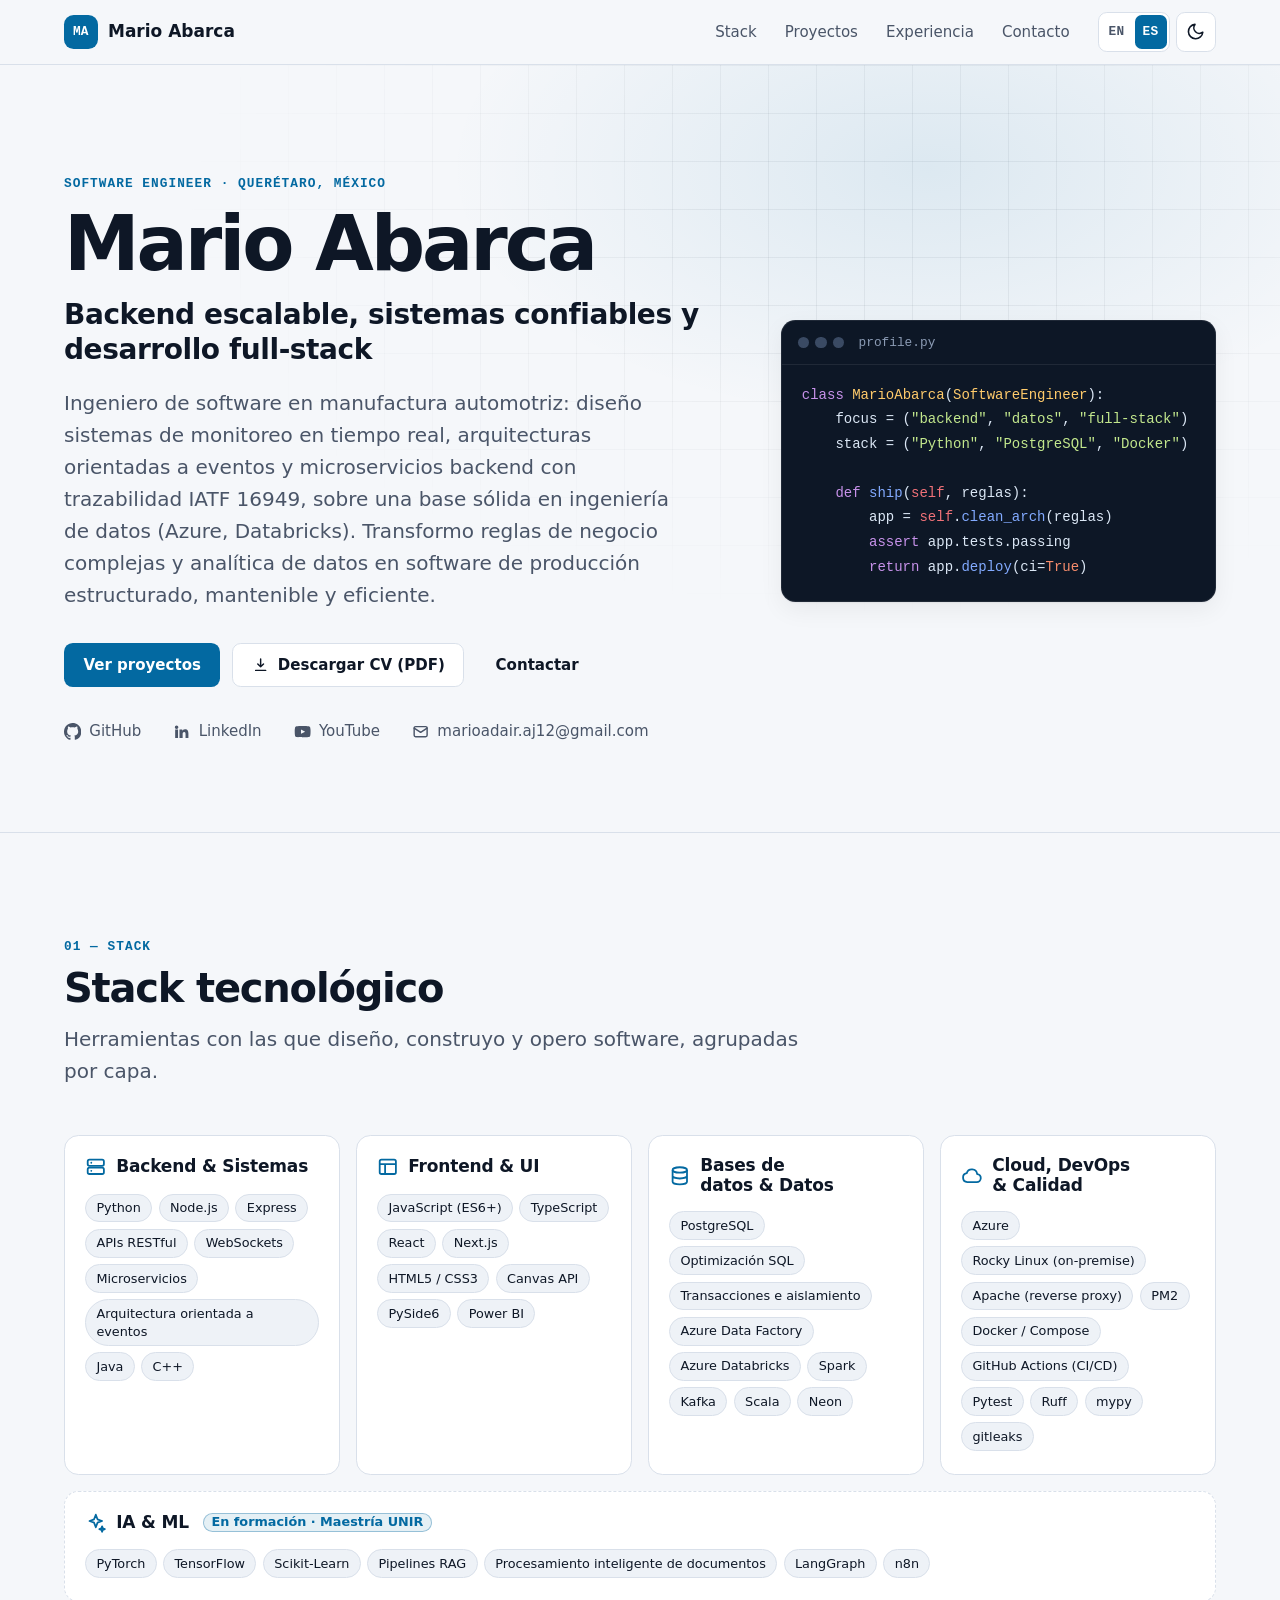
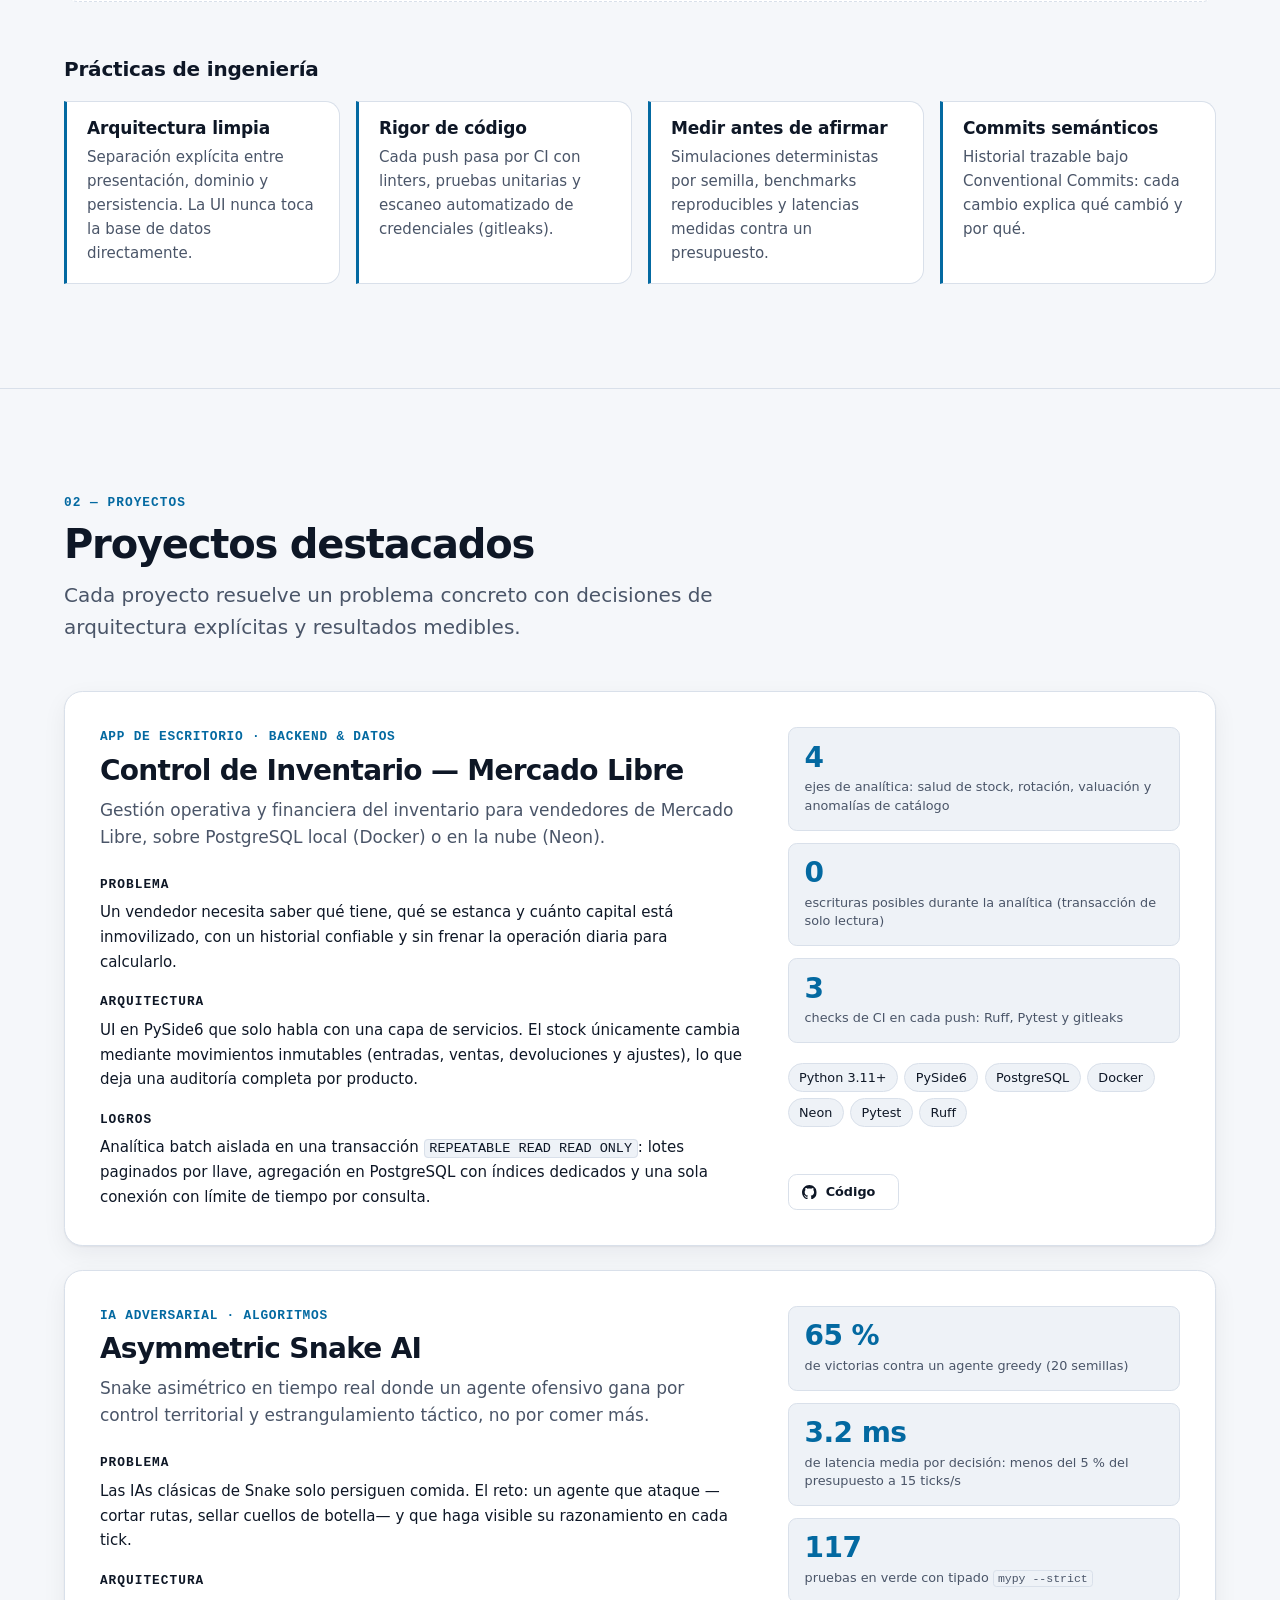
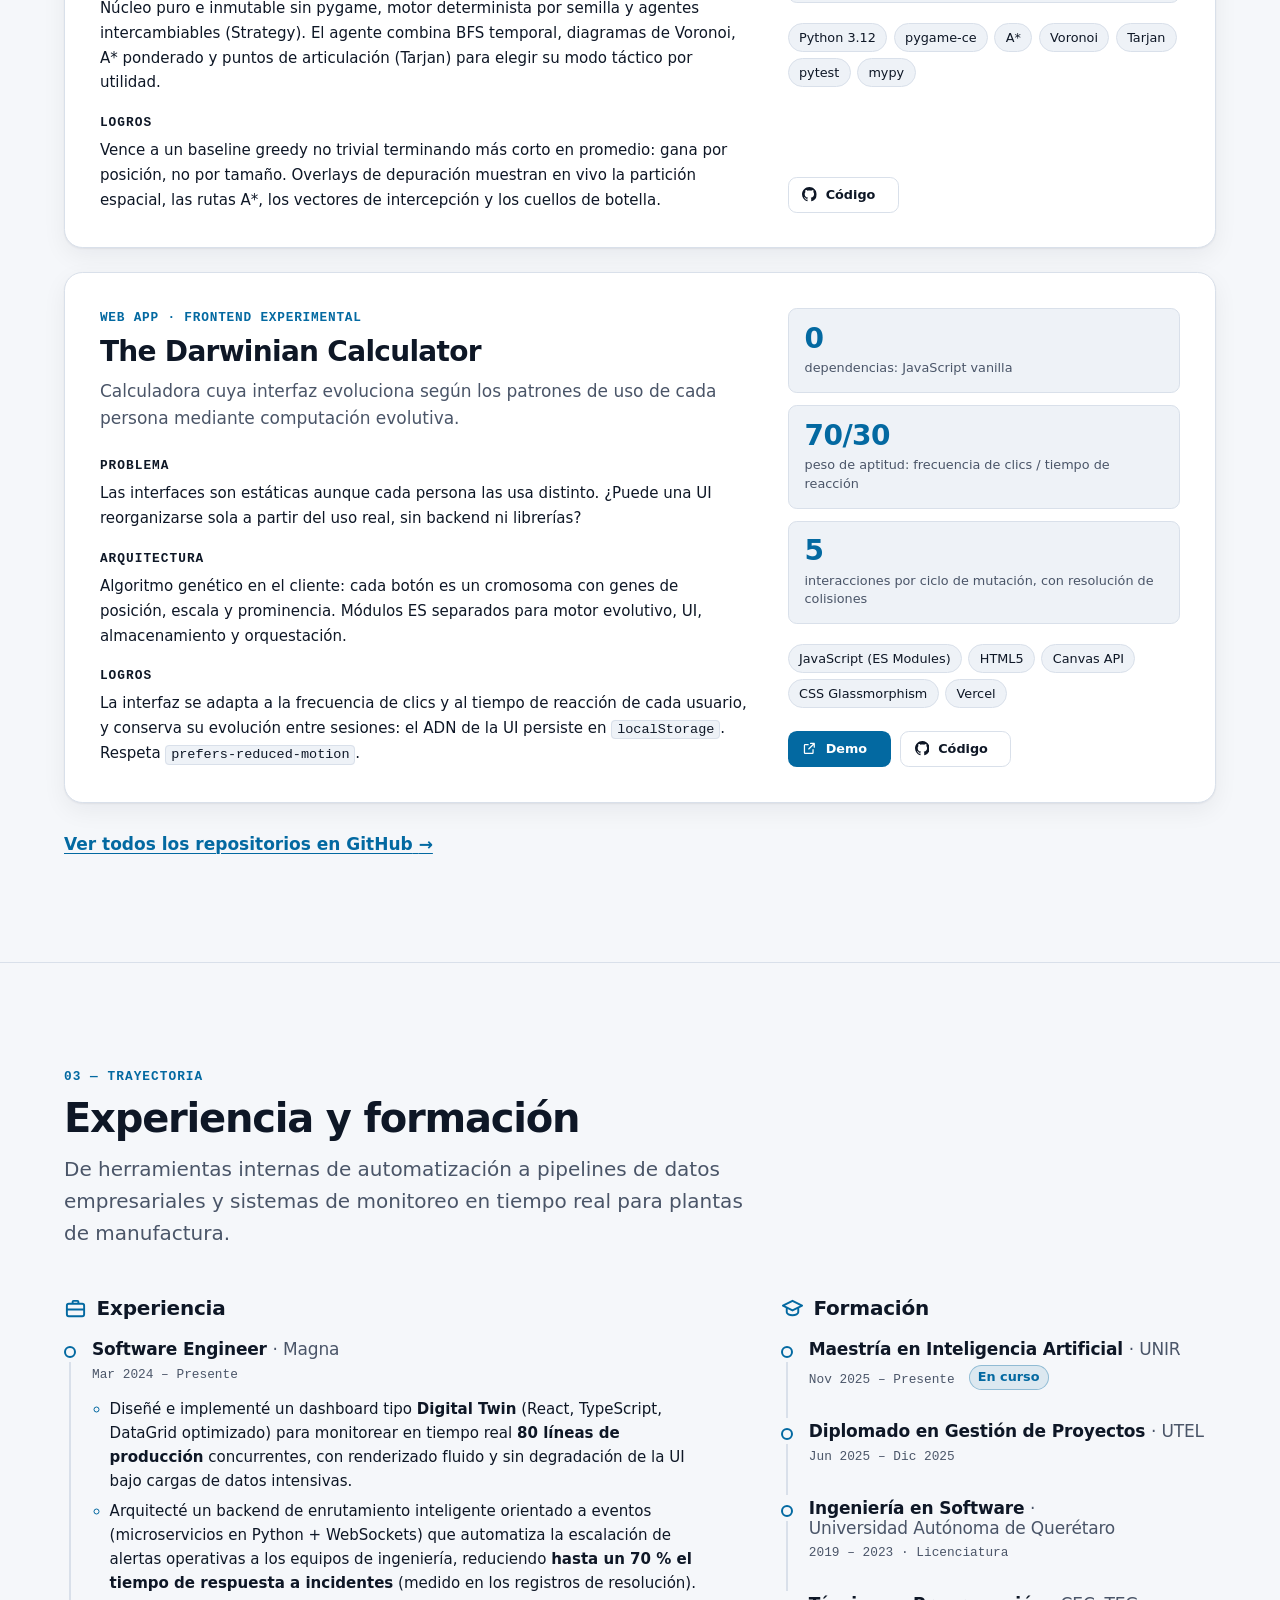
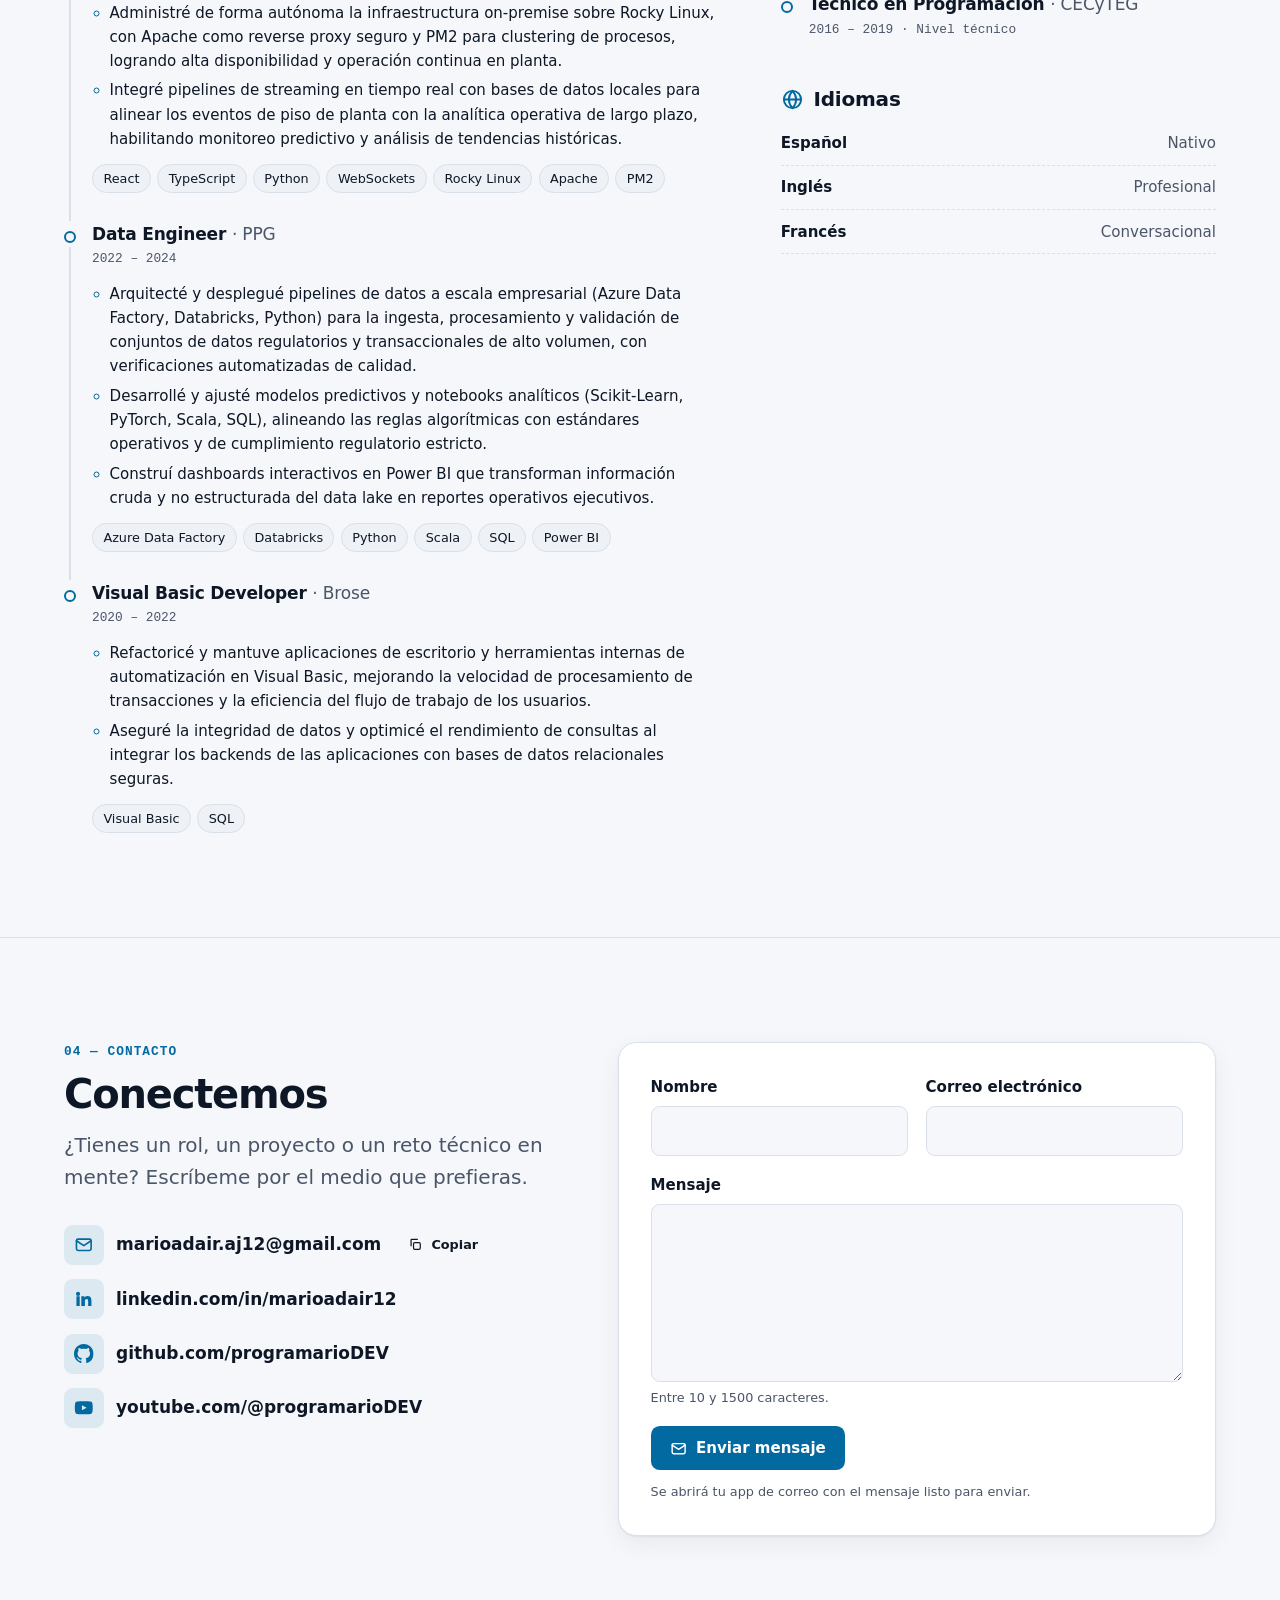
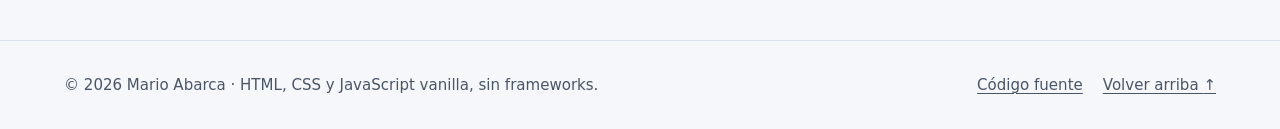
<file: es/index.html>
<!DOCTYPE html>
<html lang="es">
<head>
  <meta charset="utf-8">
  <meta name="viewport" content="width=device-width, initial-scale=1">
  <title>Mario Abarca — Software Engineer</title>
  <meta name="description" content="CV y portafolio técnico de Mario Abarca, Software Engineer: monitoreo en tiempo real para manufactura automotriz, arquitecturas orientadas a eventos, ingeniería de datos en Azure y desarrollo full-stack con Python y TypeScript.">
  <meta name="author" content="Mario Abarca">
  <link rel="canonical" href="https://programariodev.github.io/es/">
  <link rel="alternate" hreflang="en" href="https://programariodev.github.io/">
  <link rel="alternate" hreflang="es" href="https://programariodev.github.io/es/">
  <link rel="alternate" hreflang="x-default" href="https://programariodev.github.io/">

  <meta name="color-scheme" content="light dark">
  <meta name="theme-color" content="#f5f7fa" media="(prefers-color-scheme: light)">
  <meta name="theme-color" content="#0a101c" media="(prefers-color-scheme: dark)">

  <meta property="og:type" content="profile">
  <meta property="og:locale" content="es_MX">
  <meta property="og:locale:alternate" content="en_US">
  <meta property="og:url" content="https://programariodev.github.io/es/">
  <meta property="og:title" content="Mario Abarca — Software Engineer">
  <meta property="og:description" content="Monitoreo en tiempo real para manufactura automotriz, arquitecturas orientadas a eventos e ingeniería de datos. Experiencia, proyectos, stack y contacto.">
  <meta name="twitter:card" content="summary">

  <link rel="icon" href="../favicon.svg" type="image/svg+xml">

  <!-- Aplica el tema guardado antes del primer pintado (evita el parpadeo claro/oscuro). -->
  <script>
    (function () {
      var root = document.documentElement;
      // Abierto desde el disco (file://) el navegador bloquea los módulos ES: se muestra la versión sin JS.
      if (location.protocol !== 'file:') root.classList.add('js');
      try {
        var theme = localStorage.getItem('theme');
        if (theme === 'light' || theme === 'dark') root.dataset.theme = theme;
      } catch (e) { /* sin almacenamiento: se usa la preferencia del sistema */ }
    })();
  </script>
  <link rel="stylesheet" href="../styles.css">
  <script type="module" src="../script.js"></script>

  <script type="application/ld+json">
    {
      "@context": "https://schema.org",
      "@type": "Person",
      "name": "Mario Abarca",
      "alternateName": "Mario Adair Abarca de Jesús",
      "jobTitle": "Software Engineer",
      "url": "https://programariodev.github.io/",
      "email": "mailto:marioadair.aj12@gmail.com",
      "address": { "@type": "PostalAddress", "addressLocality": "Querétaro", "addressCountry": "MX" },
      "sameAs": ["https://github.com/programarioDEV", "https://www.linkedin.com/in/marioadair12/", "https://www.youtube.com/@programarioDEV"],
      "worksFor": { "@type": "Organization", "name": "Magna" },
      "alumniOf": [
        { "@type": "CollegeOrUniversity", "name": "Universidad Autónoma de Querétaro" },
        { "@type": "CollegeOrUniversity", "name": "UNIR" }
      ],
      "knowsLanguage": ["es", "en", "fr"],
      "knowsAbout": ["Python", "TypeScript", "React", "Node.js", "PostgreSQL", "Azure Data Factory", "Databricks", "Arquitectura orientada a eventos", "Ingeniería de datos"]
    }
  </script>
</head>
<body>
  <!-- Sprite de iconos: se referencian con <use href="#i-…">. -->
  <svg class="sprite" aria-hidden="true" focusable="false">
    <symbol id="i-github" viewBox="0 0 16 16"><path d="M8 0C3.58 0 0 3.58 0 8c0 3.54 2.29 6.53 5.47 7.59.4.07.55-.17.55-.38 0-.19-.01-.82-.01-1.49-2.01.37-2.53-.49-2.69-.94-.09-.23-.48-.94-.82-1.13-.28-.15-.68-.52-.01-.53.63-.01 1.08.58 1.23.82.72 1.21 1.87.87 2.33.66.07-.52.28-.87.51-1.07-1.78-.2-3.64-.89-3.64-3.95 0-.87.31-1.59.82-2.15-.08-.2-.36-1.02.08-2.12 0 0 .67-.21 2.2.82.64-.18 1.32-.27 2-.27.68 0 1.36.09 2 .27 1.53-1.04 2.2-.82 2.2-.82.44 1.1.16 1.92.08 2.12.51.56.82 1.27.82 2.15 0 3.07-1.87 3.75-3.65 3.95.29.25.54.73.54 1.48 0 1.07-.01 1.93-.01 2.2 0 .21.15.46.55.38A8.01 8.01 0 0 0 16 8c0-4.42-3.58-8-8-8z"/></symbol>
    <symbol id="i-linkedin" viewBox="0 0 24 24"><path d="M4.98 3.5a2.5 2.5 0 1 1 0 5 2.5 2.5 0 0 1 0-5zM3 9h4v12H3zM9 9h3.8v1.7h.05c.53-1 1.83-2.05 3.77-2.05 4.03 0 4.78 2.65 4.78 6.1V21h-4v-5.6c0-1.34-.02-3.06-1.86-3.06-1.87 0-2.15 1.46-2.15 2.96V21H9z"/></symbol>
    <symbol id="i-youtube" viewBox="0 0 24 24"><path fill-rule="evenodd" d="M22.54 6.42a2.78 2.78 0 0 0-1.95-1.97C18.88 4 12 4 12 4s-6.88 0-8.59.45A2.78 2.78 0 0 0 1.46 6.42 29 29 0 0 0 1 12a29 29 0 0 0 .46 5.58 2.78 2.78 0 0 0 1.95 1.97C5.12 20 12 20 12 20s6.88 0 8.59-.45a2.78 2.78 0 0 0 1.95-1.97A29 29 0 0 0 23 12a29 29 0 0 0-.46-5.58zM9.75 15.02V8.98L15.5 12z"/></symbol>
    <symbol id="i-mail" viewBox="0 0 24 24"><g fill="none" stroke="currentColor" stroke-width="2" stroke-linecap="round" stroke-linejoin="round"><rect x="3" y="5" width="18" height="14" rx="2"/><path d="m3 7 9 6 9-6"/></g></symbol>
    <symbol id="i-sun" viewBox="0 0 24 24"><g fill="none" stroke="currentColor" stroke-width="2" stroke-linecap="round"><circle cx="12" cy="12" r="4"/><path d="M12 2v2M12 20v2M4.93 4.93l1.41 1.41M17.66 17.66l1.41 1.41M2 12h2M20 12h2M4.93 19.07l1.41-1.41M17.66 6.34l1.41-1.41"/></g></symbol>
    <symbol id="i-moon" viewBox="0 0 24 24"><path fill="none" stroke="currentColor" stroke-width="2" stroke-linejoin="round" d="M21 12.8A9 9 0 1 1 11.2 3a7 7 0 0 0 9.8 9.8z"/></symbol>
    <symbol id="i-menu" viewBox="0 0 24 24"><path fill="none" stroke="currentColor" stroke-width="2" stroke-linecap="round" d="M4 7h16M4 12h16M4 17h16"/></symbol>
    <symbol id="i-close" viewBox="0 0 24 24"><path fill="none" stroke="currentColor" stroke-width="2" stroke-linecap="round" d="M6 6l12 12M18 6 6 18"/></symbol>
    <symbol id="i-download" viewBox="0 0 24 24"><path fill="none" stroke="currentColor" stroke-width="2" stroke-linecap="round" stroke-linejoin="round" d="M12 4v11m0 0-4-4m4 4 4-4M5 20h14"/></symbol>
    <symbol id="i-external" viewBox="0 0 24 24"><path fill="none" stroke="currentColor" stroke-width="2" stroke-linecap="round" stroke-linejoin="round" d="M14 4h6v6M20 4l-9 9M18 14v5a1 1 0 0 1-1 1H5a1 1 0 0 1-1-1V7a1 1 0 0 1 1-1h5"/></symbol>
    <symbol id="i-copy" viewBox="0 0 24 24"><g fill="none" stroke="currentColor" stroke-width="2" stroke-linejoin="round"><rect x="9" y="9" width="11" height="11" rx="2"/><path d="M5 15V5a1 1 0 0 1 1-1h10"/></g></symbol>
    <symbol id="i-server" viewBox="0 0 24 24"><g fill="none" stroke="currentColor" stroke-width="2" stroke-linecap="round"><rect x="3" y="4" width="18" height="7" rx="2"/><rect x="3" y="13" width="18" height="7" rx="2"/><path d="M7 7.5h.01M7 16.5h.01"/></g></symbol>
    <symbol id="i-layout" viewBox="0 0 24 24"><g fill="none" stroke="currentColor" stroke-width="2" stroke-linejoin="round"><rect x="3" y="4" width="18" height="16" rx="2"/><path d="M3 9h18M9 9v11"/></g></symbol>
    <symbol id="i-database" viewBox="0 0 24 24"><g fill="none" stroke="currentColor" stroke-width="2"><ellipse cx="12" cy="5.5" rx="8" ry="3"/><path d="M4 5.5v13c0 1.66 3.58 3 8 3s8-1.34 8-3v-13M4 12c0 1.66 3.58 3 8 3s8-1.34 8-3"/></g></symbol>
    <symbol id="i-cloud" viewBox="0 0 24 24"><path fill="none" stroke="currentColor" stroke-width="2" stroke-linejoin="round" d="M7 19h10.5a4.5 4.5 0 0 0 .5-8.97A6 6 0 0 0 6.34 9.1 5 5 0 0 0 7 19z"/></symbol>
    <symbol id="i-briefcase" viewBox="0 0 24 24"><g fill="none" stroke="currentColor" stroke-width="2" stroke-linejoin="round"><rect x="3" y="7" width="18" height="13" rx="2"/><path d="M9 7V5a1 1 0 0 1 1-1h4a1 1 0 0 1 1 1v2M3 13h18"/></g></symbol>
    <symbol id="i-globe" viewBox="0 0 24 24"><g fill="none" stroke="currentColor" stroke-width="2"><circle cx="12" cy="12" r="9"/><path d="M3 12h18M12 3c2.5 2.7 3.8 5.7 3.8 9s-1.3 6.3-3.8 9c-2.5-2.7-3.8-5.7-3.8-9S9.5 5.7 12 3z"/></g></symbol>
    <symbol id="i-spark" viewBox="0 0 24 24"><path fill="none" stroke="currentColor" stroke-width="2" stroke-linejoin="round" d="M12 3l1.9 5.1L19 10l-5.1 1.9L12 17l-1.9-5.1L5 10l5.1-1.9zM19 16l.8 2.2L22 19l-2.2.8L19 22l-.8-2.2L16 19l2.2-.8z"/></symbol>
    <symbol id="i-cap" viewBox="0 0 24 24"><g fill="none" stroke="currentColor" stroke-width="2" stroke-linejoin="round"><path d="m2 9 10-5 10 5-10 5z"/><path d="M6 11v5c0 1.5 2.7 3 6 3s6-1.5 6-3v-5"/></g></symbol>
  </svg>

  <a class="skip-link" href="#contenido">Saltar al contenido</a>

  <header class="site-header">
    <div class="container site-header__inner">
      <a class="brand" href="#inicio" aria-label="Mario Abarca, ir al inicio">
        <span class="brand__mark" aria-hidden="true">MA</span>
        <span class="brand__name">Mario Abarca</span>
      </a>

      <nav class="nav" aria-label="Secciones">
        <ul id="nav-menu" class="nav__menu">
          <li><a class="nav__link" href="#stack">Stack</a></li>
          <li><a class="nav__link" href="#proyectos">Proyectos</a></li>
          <li><a class="nav__link" href="#experiencia">Experiencia</a></li>
          <li><a class="nav__link" href="#contacto">Contacto</a></li>
        </ul>
      </nav>

      <div class="site-header__tools">
        <ul class="lang-switch" aria-label="Idioma">
          <li><a href="../index.html" hreflang="en" lang="en" data-lang-link><span aria-hidden="true">EN</span><span class="visually-hidden">English</span></a></li>
          <li><a href="index.html" hreflang="es" aria-current="page" data-lang-link><span aria-hidden="true">ES</span><span class="visually-hidden">Español</span></a></li>
        </ul>
        <button class="icon-btn theme-toggle" type="button" data-theme-toggle aria-label="Cambiar tema">
          <svg class="icon icon--sun" aria-hidden="true" focusable="false"><use href="#i-sun"/></svg>
          <svg class="icon icon--moon" aria-hidden="true" focusable="false"><use href="#i-moon"/></svg>
        </button>
        <button class="icon-btn nav__toggle" type="button" data-menu-toggle aria-expanded="false" aria-controls="nav-menu" aria-label="Menú de secciones">
          <svg class="icon icon--open" aria-hidden="true" focusable="false"><use href="#i-menu"/></svg>
          <svg class="icon icon--close" aria-hidden="true" focusable="false"><use href="#i-close"/></svg>
        </button>
      </div>
    </div>
  </header>

  <main id="contenido" tabindex="-1">
    <!-- ============================ PERFIL ============================ -->
    <section id="inicio" class="hero" aria-labelledby="hero-title">
      <div class="container hero__grid">
        <div class="hero__intro">
          <p class="eyebrow">Software Engineer · Querétaro, México</p>
          <h1 id="hero-title">Mario Abarca</h1>
          <p class="hero__role">Backend escalable, sistemas confiables y desarrollo full-stack</p>
          <p class="hero__lead">
            Ingeniero de software en manufactura automotriz: diseño sistemas de monitoreo en tiempo real,
            arquitecturas orientadas a eventos y microservicios backend con trazabilidad IATF&nbsp;16949,
            sobre una base sólida en ingeniería de datos (Azure, Databricks). Transformo reglas de negocio
            complejas y analítica de datos en software de producción estructurado, mantenible y eficiente.
          </p>

          <!-- Contacto en texto plano: solo visible en la versión impresa / PDF. -->
          <p class="print-only print-contact">
            Querétaro, México · marioadair.aj12@gmail.com · linkedin.com/in/marioadair12 ·
            github.com/programarioDEV · youtube.com/@programarioDEV · programariodev.github.io/es
          </p>

          <div class="hero__actions">
            <a class="btn btn--primary" href="#proyectos">Ver proyectos</a>
            <button class="btn btn--secondary" type="button" data-action="print" hidden>
              <svg class="icon" aria-hidden="true" focusable="false"><use href="#i-download"/></svg>
              Descargar CV (PDF)
            </button>
            <a class="btn btn--ghost" href="#contacto">Contactar</a>
          </div>

          <ul class="social" aria-label="Perfiles y contacto directo">
            <li>
              <a href="https://github.com/programarioDEV" rel="me noopener" target="_blank">
                <svg class="icon" aria-hidden="true" focusable="false"><use href="#i-github"/></svg>
                GitHub<span class="visually-hidden"> (se abre en una pestaña nueva)</span>
              </a>
            </li>
            <li>
              <a href="https://www.linkedin.com/in/marioadair12/" rel="me noopener" target="_blank">
                <svg class="icon" aria-hidden="true" focusable="false"><use href="#i-linkedin"/></svg>
                LinkedIn<span class="visually-hidden"> (se abre en una pestaña nueva)</span>
              </a>
            </li>
            <li>
              <a href="https://www.youtube.com/@programarioDEV" rel="me noopener" target="_blank">
                <svg class="icon" aria-hidden="true" focusable="false"><use href="#i-youtube"/></svg>
                YouTube<span class="visually-hidden"> (se abre en una pestaña nueva)</span>
              </a>
            </li>
            <li>
              <a href="mailto:marioadair.aj12@gmail.com">
                <svg class="icon" aria-hidden="true" focusable="false"><use href="#i-mail"/></svg>
                marioadair.aj12@gmail.com
              </a>
            </li>
          </ul>
        </div>

        <!-- Decorativo: resume en código lo que las secciones siguientes detallan. -->
        <figure class="code-card" aria-hidden="true">
          <div class="code-card__bar">
            <span class="dot"></span><span class="dot"></span><span class="dot"></span>
            <span class="code-card__file">profile.py</span>
          </div>
<pre><code><span class="tok-kw">class</span> <span class="tok-cls">MarioAbarca</span>(<span class="tok-cls">SoftwareEngineer</span>):
    focus = (<span class="tok-str">"backend"</span>, <span class="tok-str">"datos"</span>, <span class="tok-str">"full-stack"</span>)
    stack = (<span class="tok-str">"Python"</span>, <span class="tok-str">"PostgreSQL"</span>, <span class="tok-str">"Docker"</span>)

    <span class="tok-kw">def</span> <span class="tok-fn">ship</span>(<span class="tok-self">self</span>, reglas):
        app = <span class="tok-self">self</span>.<span class="tok-fn">clean_arch</span>(reglas)
        <span class="tok-kw">assert</span> app.tests.passing
        <span class="tok-kw">return</span> app.<span class="tok-fn">deploy</span>(ci=<span class="tok-bool">True</span>)</code></pre>
        </figure>
      </div>
    </section>

    <!-- ============================ STACK ============================ -->
    <section id="stack" class="section" aria-labelledby="stack-title">
      <div class="container">
        <header class="section__head">
          <p class="eyebrow">01 — Stack</p>
          <h2 id="stack-title">Stack tecnológico</h2>
          <p>Herramientas con las que diseño, construyo y opero software, agrupadas por capa.</p>
        </header>

        <div class="stack-grid">
          <div class="stack-card">
            <h3><svg class="icon" aria-hidden="true" focusable="false"><use href="#i-server"/></svg>Backend &amp; Sistemas</h3>
            <ul class="chips">
              <li class="chip">Python</li>
              <li class="chip">Node.js</li>
              <li class="chip">Express</li>
              <li class="chip">APIs RESTful</li>
              <li class="chip">WebSockets</li>
              <li class="chip">Microservicios</li>
              <li class="chip">Arquitectura orientada a eventos</li>
              <li class="chip">Java</li>
              <li class="chip">C++</li>
            </ul>
          </div>
          <div class="stack-card">
            <h3><svg class="icon" aria-hidden="true" focusable="false"><use href="#i-layout"/></svg>Frontend &amp; UI</h3>
            <ul class="chips">
              <li class="chip">JavaScript (ES6+)</li>
              <li class="chip">TypeScript</li>
              <li class="chip">React</li>
              <li class="chip">Next.js</li>
              <li class="chip">HTML5 / CSS3</li>
              <li class="chip">Canvas API</li>
              <li class="chip">PySide6</li>
              <li class="chip">Power BI</li>
            </ul>
          </div>
          <div class="stack-card">
            <h3><svg class="icon" aria-hidden="true" focusable="false"><use href="#i-database"/></svg>Bases de datos &amp; Datos</h3>
            <ul class="chips">
              <li class="chip">PostgreSQL</li>
              <li class="chip">Optimización SQL</li>
              <li class="chip">Transacciones e aislamiento</li>
              <li class="chip">Azure Data Factory</li>
              <li class="chip">Azure Databricks</li>
              <li class="chip">Spark</li>
              <li class="chip">Kafka</li>
              <li class="chip">Scala</li>
              <li class="chip">Neon</li>
            </ul>
          </div>
          <div class="stack-card">
            <h3><svg class="icon" aria-hidden="true" focusable="false"><use href="#i-cloud"/></svg>Cloud, DevOps &amp; Calidad</h3>
            <ul class="chips">
              <li class="chip">Azure</li>
              <li class="chip">Rocky Linux (on-premise)</li>
              <li class="chip">Apache (reverse proxy)</li>
              <li class="chip">PM2</li>
              <li class="chip">Docker / Compose</li>
              <li class="chip">GitHub Actions (CI/CD)</li>
              <li class="chip">Pytest</li>
              <li class="chip">Ruff</li>
              <li class="chip">mypy</li>
              <li class="chip">gitleaks</li>
            </ul>
          </div>
          <div class="stack-card stack-card--wide">
            <h3><svg class="icon" aria-hidden="true" focusable="false"><use href="#i-spark"/></svg>IA &amp; ML <span class="status">En formación · Maestría UNIR</span></h3>
            <ul class="chips">
              <li class="chip">PyTorch</li>
              <li class="chip">TensorFlow</li>
              <li class="chip">Scikit-Learn</li>
              <li class="chip">Pipelines RAG</li>
              <li class="chip">Procesamiento inteligente de documentos</li>
              <li class="chip">LangGraph</li>
              <li class="chip">n8n</li>
            </ul>
          </div>
        </div>

        <h3 class="subhead">Prácticas de ingeniería</h3>
        <ul class="practices">
          <li class="practice">
            <h4>Arquitectura limpia</h4>
            <p>Separación explícita entre presentación, dominio y persistencia. La UI nunca toca la base de datos directamente.</p>
          </li>
          <li class="practice">
            <h4>Rigor de código</h4>
            <p>Cada push pasa por CI con linters, pruebas unitarias y escaneo automatizado de credenciales (gitleaks).</p>
          </li>
          <li class="practice">
            <h4>Medir antes de afirmar</h4>
            <p>Simulaciones deterministas por semilla, benchmarks reproducibles y latencias medidas contra un presupuesto.</p>
          </li>
          <li class="practice">
            <h4>Commits semánticos</h4>
            <p>Historial trazable bajo Conventional Commits: cada cambio explica qué cambió y por qué.</p>
          </li>
        </ul>
      </div>
    </section>

    <!-- ============================ PROYECTOS ============================ -->
    <section id="proyectos" class="section" aria-labelledby="proyectos-title">
      <div class="container">
        <header class="section__head">
          <p class="eyebrow">02 — Proyectos</p>
          <h2 id="proyectos-title">Proyectos destacados</h2>
          <p>Cada proyecto resuelve un problema concreto con decisiones de arquitectura explícitas y resultados medibles.</p>
        </header>

        <div class="projects">
          <!-- Proyecto 1 -->
          <article class="project" aria-labelledby="p1-title">
            <div class="project__main">
              <p class="project__kind">App de escritorio · Backend &amp; datos</p>
              <h3 id="p1-title" class="project__title">Control de Inventario — Mercado Libre</h3>
              <p class="project__summary">Gestión operativa y financiera del inventario para vendedores de Mercado Libre, sobre PostgreSQL local (Docker) o en la nube (Neon).</p>
              <dl class="details">
                <div>
                  <dt>Problema</dt>
                  <dd>Un vendedor necesita saber qué tiene, qué se estanca y cuánto capital está inmovilizado, con un historial confiable y sin frenar la operación diaria para calcularlo.</dd>
                </div>
                <div>
                  <dt>Arquitectura</dt>
                  <dd>UI en PySide6 que solo habla con una capa de servicios. El stock únicamente cambia mediante movimientos inmutables (entradas, ventas, devoluciones y ajustes), lo que deja una auditoría completa por producto.</dd>
                </div>
                <div>
                  <dt>Logros</dt>
                  <dd>Analítica batch aislada en una transacción <code>REPEATABLE READ READ ONLY</code>: lotes paginados por llave, agregación en PostgreSQL con índices dedicados y una sola conexión con límite de tiempo por consulta.</dd>
                </div>
              </dl>
            </div>
            <div class="project__aside">
              <ul class="metrics" aria-label="Resultados clave">
                <li class="metric"><strong>4</strong><span>ejes de analítica: salud de stock, rotación, valuación y anomalías de catálogo</span></li>
                <li class="metric"><strong>0</strong><span>escrituras posibles durante la analítica (transacción de solo lectura)</span></li>
                <li class="metric"><strong>3</strong><span>checks de CI en cada push: Ruff, Pytest y gitleaks</span></li>
              </ul>
              <ul class="chips" aria-label="Stack del proyecto">
                <li class="chip">Python 3.11+</li>
                <li class="chip">PySide6</li>
                <li class="chip">PostgreSQL</li>
                <li class="chip">Docker</li>
                <li class="chip">Neon</li>
                <li class="chip">Pytest</li>
                <li class="chip">Ruff</li>
              </ul>
              <p class="project__links">
                <a class="btn btn--secondary btn--sm" href="https://github.com/programarioDEV/ControlInventario" target="_blank" rel="noopener">
                  <svg class="icon" aria-hidden="true" focusable="false"><use href="#i-github"/></svg>
                  Código<span class="visually-hidden"> de Control de Inventario (se abre en una pestaña nueva)</span>
                </a>
              </p>
              <p class="print-only project__url">github.com/programarioDEV/ControlInventario</p>
            </div>
          </article>

          <!-- Proyecto 2 -->
          <article class="project" aria-labelledby="p2-title">
            <div class="project__main">
              <p class="project__kind">IA adversarial · Algoritmos</p>
              <h3 id="p2-title" class="project__title">Asymmetric Snake AI</h3>
              <p class="project__summary">Snake asimétrico en tiempo real donde un agente ofensivo gana por control territorial y estrangulamiento táctico, no por comer más.</p>
              <dl class="details">
                <div>
                  <dt>Problema</dt>
                  <dd>Las IAs clásicas de Snake solo persiguen comida. El reto: un agente que ataque —cortar rutas, sellar cuellos de botella— y que haga visible su razonamiento en cada tick.</dd>
                </div>
                <div>
                  <dt>Arquitectura</dt>
                  <dd>Núcleo puro e inmutable sin pygame, motor determinista por semilla y agentes intercambiables (Strategy). El agente combina BFS temporal, diagramas de Voronoi, A* ponderado y puntos de articulación (Tarjan) para elegir su modo táctico por utilidad.</dd>
                </div>
                <div>
                  <dt>Logros</dt>
                  <dd>Vence a un baseline greedy no trivial terminando más corto en promedio: gana por posición, no por tamaño. Overlays de depuración muestran en vivo la partición espacial, las rutas A*, los vectores de intercepción y los cuellos de botella.</dd>
                </div>
              </dl>
            </div>
            <div class="project__aside">
              <ul class="metrics" aria-label="Resultados clave">
                <li class="metric"><strong>65&nbsp;%</strong><span>de victorias contra un agente greedy (20 semillas)</span></li>
                <li class="metric"><strong>3.2&nbsp;ms</strong><span>de latencia media por decisión: menos del 5&nbsp;% del presupuesto a 15&nbsp;ticks/s</span></li>
                <li class="metric"><strong>117</strong><span>pruebas en verde con tipado <code>mypy --strict</code></span></li>
              </ul>
              <ul class="chips" aria-label="Stack del proyecto">
                <li class="chip">Python 3.12</li>
                <li class="chip">pygame-ce</li>
                <li class="chip">A*</li>
                <li class="chip">Voronoi</li>
                <li class="chip">Tarjan</li>
                <li class="chip">pytest</li>
                <li class="chip">mypy</li>
              </ul>
              <p class="project__links">
                <a class="btn btn--secondary btn--sm" href="https://github.com/programarioDEV/snake-game" target="_blank" rel="noopener">
                  <svg class="icon" aria-hidden="true" focusable="false"><use href="#i-github"/></svg>
                  Código<span class="visually-hidden"> de Asymmetric Snake AI (se abre en una pestaña nueva)</span>
                </a>
              </p>
              <p class="print-only project__url">github.com/programarioDEV/snake-game</p>
            </div>
          </article>

          <!-- Proyecto 3 -->
          <article class="project" aria-labelledby="p3-title">
            <div class="project__main">
              <p class="project__kind">Web app · Frontend experimental</p>
              <h3 id="p3-title" class="project__title">The Darwinian Calculator</h3>
              <p class="project__summary">Calculadora cuya interfaz evoluciona según los patrones de uso de cada persona mediante computación evolutiva.</p>
              <dl class="details">
                <div>
                  <dt>Problema</dt>
                  <dd>Las interfaces son estáticas aunque cada persona las usa distinto. ¿Puede una UI reorganizarse sola a partir del uso real, sin backend ni librerías?</dd>
                </div>
                <div>
                  <dt>Arquitectura</dt>
                  <dd>Algoritmo genético en el cliente: cada botón es un cromosoma con genes de posición, escala y prominencia. Módulos ES separados para motor evolutivo, UI, almacenamiento y orquestación.</dd>
                </div>
                <div>
                  <dt>Logros</dt>
                  <dd>La interfaz se adapta a la frecuencia de clics y al tiempo de reacción de cada usuario, y conserva su evolución entre sesiones: el ADN de la UI persiste en <code>localStorage</code>. Respeta <code>prefers-reduced-motion</code>.</dd>
                </div>
              </dl>
            </div>
            <div class="project__aside">
              <ul class="metrics" aria-label="Resultados clave">
                <li class="metric"><strong>0</strong><span>dependencias: JavaScript vanilla</span></li>
                <li class="metric"><strong>70/30</strong><span>peso de aptitud: frecuencia de clics / tiempo de reacción</span></li>
                <li class="metric"><strong>5</strong><span>interacciones por ciclo de mutación, con resolución de colisiones</span></li>
              </ul>
              <ul class="chips" aria-label="Stack del proyecto">
                <li class="chip">JavaScript (ES Modules)</li>
                <li class="chip">HTML5</li>
                <li class="chip">Canvas API</li>
                <li class="chip">CSS Glassmorphism</li>
                <li class="chip">Vercel</li>
              </ul>
              <p class="project__links">
                <a class="btn btn--primary btn--sm" href="https://the-darwinian-calc.vercel.app" target="_blank" rel="noopener">
                  <svg class="icon" aria-hidden="true" focusable="false"><use href="#i-external"/></svg>
                  Demo<span class="visually-hidden"> de The Darwinian Calculator (se abre en una pestaña nueva)</span>
                </a>
                <a class="btn btn--secondary btn--sm" href="https://github.com/programarioDEV/TheDarwinianCalc" target="_blank" rel="noopener">
                  <svg class="icon" aria-hidden="true" focusable="false"><use href="#i-github"/></svg>
                  Código<span class="visually-hidden"> de The Darwinian Calculator (se abre en una pestaña nueva)</span>
                </a>
              </p>
              <p class="print-only project__url">github.com/programarioDEV/TheDarwinianCalc · the-darwinian-calc.vercel.app</p>
            </div>
          </article>
        </div>

        <p class="projects__more">
          <a href="https://github.com/programarioDEV?tab=repositories" target="_blank" rel="noopener">Ver todos los repositorios en GitHub<span class="visually-hidden"> (se abre en una pestaña nueva)</span> <span aria-hidden="true">→</span></a>
        </p>
      </div>
    </section>

    <!-- ============================ EXPERIENCIA Y FORMACIÓN ============================ -->
    <section id="experiencia" class="section section--career" aria-labelledby="experiencia-title">
      <div class="container">
        <header class="section__head">
          <p class="eyebrow">03 — Trayectoria</p>
          <h2 id="experiencia-title">Experiencia y formación</h2>
          <p>De herramientas internas de automatización a pipelines de datos empresariales y sistemas de monitoreo en tiempo real para plantas de manufactura.</p>
        </header>

        <div class="cv-grid">
          <div class="cv-col">
            <h3 class="subhead subhead--icon"><svg class="icon" aria-hidden="true" focusable="false"><use href="#i-briefcase"/></svg>Experiencia</h3>
            <ol class="timeline">
              <li class="entry">
                <h4 class="entry__title">Software Engineer <span class="entry__org">· Magna</span></h4>
                <p class="entry__meta"><time datetime="2024-03">Mar 2024</time> – Presente</p>
                <ul class="entry__bullets">
                  <li>Diseñé e implementé un dashboard tipo <strong>Digital Twin</strong> (React, TypeScript, DataGrid optimizado) para monitorear en tiempo real <strong>80 líneas de producción</strong> concurrentes, con renderizado fluido y sin degradación de la UI bajo cargas de datos intensivas.</li>
                  <li>Arquitecté un backend de enrutamiento inteligente orientado a eventos (microservicios en Python + WebSockets) que automatiza la escalación de alertas operativas a los equipos de ingeniería, reduciendo <strong>hasta un 70&nbsp;% el tiempo de respuesta a incidentes</strong> (medido en los registros de resolución).</li>
                  <li>Administré de forma autónoma la infraestructura on-premise sobre Rocky Linux, con Apache como reverse proxy seguro y PM2 para clustering de procesos, logrando alta disponibilidad y operación continua en planta.</li>
                  <li>Integré pipelines de streaming en tiempo real con bases de datos locales para alinear los eventos de piso de planta con la analítica operativa de largo plazo, habilitando monitoreo predictivo y análisis de tendencias históricas.</li>
                </ul>
                <ul class="chips entry__tags" aria-label="Tecnologías en Magna">
                  <li class="chip">React</li>
                  <li class="chip">TypeScript</li>
                  <li class="chip">Python</li>
                  <li class="chip">WebSockets</li>
                  <li class="chip">Rocky Linux</li>
                  <li class="chip">Apache</li>
                  <li class="chip">PM2</li>
                </ul>
              </li>
              <li class="entry">
                <h4 class="entry__title">Data Engineer <span class="entry__org">· PPG</span></h4>
                <p class="entry__meta"><time datetime="2022">2022</time> – <time datetime="2024">2024</time></p>
                <ul class="entry__bullets">
                  <li>Arquitecté y desplegué pipelines de datos a escala empresarial (Azure Data Factory, Databricks, Python) para la ingesta, procesamiento y validación de conjuntos de datos regulatorios y transaccionales de alto volumen, con verificaciones automatizadas de calidad.</li>
                  <li>Desarrollé y ajusté modelos predictivos y notebooks analíticos (Scikit-Learn, PyTorch, Scala, SQL), alineando las reglas algorítmicas con estándares operativos y de cumplimiento regulatorio estricto.</li>
                  <li>Construí dashboards interactivos en Power BI que transforman información cruda y no estructurada del data lake en reportes operativos ejecutivos.</li>
                </ul>
                <ul class="chips entry__tags" aria-label="Tecnologías en PPG">
                  <li class="chip">Azure Data Factory</li>
                  <li class="chip">Databricks</li>
                  <li class="chip">Python</li>
                  <li class="chip">Scala</li>
                  <li class="chip">SQL</li>
                  <li class="chip">Power BI</li>
                </ul>
              </li>
              <li class="entry">
                <h4 class="entry__title">Visual Basic Developer <span class="entry__org">· Brose</span></h4>
                <p class="entry__meta"><time datetime="2020">2020</time> – <time datetime="2022">2022</time></p>
                <ul class="entry__bullets">
                  <li>Refactoricé y mantuve aplicaciones de escritorio y herramientas internas de automatización en Visual Basic, mejorando la velocidad de procesamiento de transacciones y la eficiencia del flujo de trabajo de los usuarios.</li>
                  <li>Aseguré la integridad de datos y optimicé el rendimiento de consultas al integrar los backends de las aplicaciones con bases de datos relacionales seguras.</li>
                </ul>
                <ul class="chips entry__tags" aria-label="Tecnologías en Brose">
                  <li class="chip">Visual Basic</li>
                  <li class="chip">SQL</li>
                </ul>
              </li>
            </ol>
          </div>

          <div class="cv-col">
            <h3 class="subhead subhead--icon"><svg class="icon" aria-hidden="true" focusable="false"><use href="#i-cap"/></svg>Formación</h3>
            <ol class="timeline">
              <li class="entry">
                <h4 class="entry__title">Maestría en Inteligencia Artificial <span class="entry__org">· UNIR</span></h4>
                <p class="entry__meta"><time datetime="2025-11">Nov 2025</time> – Presente <span class="status">En curso</span></p>
              </li>
              <li class="entry">
                <h4 class="entry__title">Diplomado en Gestión de Proyectos <span class="entry__org">· UTEL</span></h4>
                <p class="entry__meta"><time datetime="2025-06">Jun 2025</time> – <time datetime="2025-12">Dic 2025</time></p>
              </li>
              <li class="entry">
                <h4 class="entry__title">Ingeniería en Software <span class="entry__org">· Universidad Autónoma de Querétaro</span></h4>
                <p class="entry__meta"><time datetime="2019">2019</time> – <time datetime="2023">2023</time> · Licenciatura</p>
              </li>
              <li class="entry">
                <h4 class="entry__title">Técnico en Programación <span class="entry__org">· CECyTEG</span></h4>
                <p class="entry__meta"><time datetime="2016">2016</time> – <time datetime="2019">2019</time> · Nivel técnico</p>
              </li>
            </ol>

            <h3 class="subhead subhead--icon"><svg class="icon" aria-hidden="true" focusable="false"><use href="#i-globe"/></svg>Idiomas</h3>
            <ul class="languages">
              <li><strong>Español</strong><span>Nativo</span></li>
              <li><strong>Inglés</strong><span>Profesional</span></li>
              <li><strong>Francés</strong><span>Conversacional</span></li>
            </ul>
          </div>
        </div>
      </div>
    </section>

    <!-- ============================ CONTACTO ============================ -->
    <section id="contacto" class="section section--contact" aria-labelledby="contacto-title">
      <div class="container contact">
        <div class="contact__intro">
          <header class="section__head">
            <p class="eyebrow">04 — Contacto</p>
            <h2 id="contacto-title">Conectemos</h2>
            <p>¿Tienes un rol, un proyecto o un reto técnico en mente? Escríbeme por el medio que prefieras.</p>
          </header>

          <address class="channels">
            <ul>
              <li class="channel">
                <a href="mailto:marioadair.aj12@gmail.com">
                  <span class="channel__icon" aria-hidden="true"><svg class="icon"><use href="#i-mail"/></svg></span>
                  marioadair.aj12@gmail.com
                </a>
                <button class="btn btn--ghost btn--sm" type="button" data-copy="marioadair.aj12@gmail.com" hidden>
                  <svg class="icon" aria-hidden="true" focusable="false"><use href="#i-copy"/></svg>
                  <span data-copy-label>Copiar</span>
                </button>
              </li>
              <li class="channel">
                <a href="https://www.linkedin.com/in/marioadair12/" target="_blank" rel="me noopener">
                  <span class="channel__icon" aria-hidden="true"><svg class="icon"><use href="#i-linkedin"/></svg></span>
                  linkedin.com/in/marioadair12<span class="visually-hidden"> (se abre en una pestaña nueva)</span>
                </a>
              </li>
              <li class="channel">
                <a href="https://github.com/programarioDEV" target="_blank" rel="me noopener">
                  <span class="channel__icon" aria-hidden="true"><svg class="icon"><use href="#i-github"/></svg></span>
                  github.com/programarioDEV<span class="visually-hidden"> (se abre en una pestaña nueva)</span>
                </a>
              </li>
              <li class="channel">
                <a href="https://www.youtube.com/@programarioDEV" target="_blank" rel="me noopener">
                  <span class="channel__icon" aria-hidden="true"><svg class="icon"><use href="#i-youtube"/></svg></span>
                  youtube.com/@programarioDEV<span class="visually-hidden"> (se abre en una pestaña nueva)</span>
                </a>
              </li>
            </ul>
          </address>
          <p class="visually-hidden" role="status" data-copy-status></p>
        </div>

        <!--
          Sin JS el formulario abre el cliente de correo (mailto). Con JS se valida y se compone el correo.
          Para enviar sin cliente de correo, pon en data-endpoint la URL de un servicio de formularios
          (p. ej. https://formspree.io/f/xxxxxx): el script hará POST ahí en lugar de usar mailto.
        -->
        <form id="contact-form" class="form" action="mailto:marioadair.aj12@gmail.com" method="post" enctype="text/plain"
              data-recipient="marioadair.aj12@gmail.com" data-endpoint="">
          <div class="form__row">
            <div class="field">
              <label for="cf-name">Nombre</label>
              <input id="cf-name" name="name" type="text" autocomplete="name" required minlength="2" maxlength="80" aria-describedby="cf-name-error">
              <p class="field__error" id="cf-name-error"></p>
            </div>
            <div class="field">
              <label for="cf-email">Correo electrónico</label>
              <input id="cf-email" name="email" type="email" autocomplete="email" inputmode="email" required maxlength="120" aria-describedby="cf-email-error">
              <p class="field__error" id="cf-email-error"></p>
            </div>
          </div>
          <div class="field">
            <label for="cf-message">Mensaje</label>
            <textarea id="cf-message" name="message" rows="6" required minlength="10" maxlength="1500" aria-describedby="cf-message-hint cf-message-error"></textarea>
            <p class="field__hint" id="cf-message-hint">Entre 10 y 1500 caracteres.</p>
            <p class="field__error" id="cf-message-error"></p>
          </div>
          <!-- Trampa anti-spam: invisible para personas, los bots suelen llenarla. -->
          <div class="honeypot" aria-hidden="true">
            <label for="cf-company">No llenar este campo</label>
            <input id="cf-company" name="_gotcha" type="text" tabindex="-1" autocomplete="off">
          </div>
          <div class="form__footer">
            <button class="btn btn--primary" type="submit">
              <svg class="icon" aria-hidden="true" focusable="false"><use href="#i-mail"/></svg>
              Enviar mensaje
            </button>
            <p class="form__note" data-mailto-note>Se abrirá tu app de correo con el mensaje listo para enviar.</p>
          </div>
          <p class="form__status" role="status" aria-live="polite" data-form-status></p>
        </form>
      </div>
    </section>
  </main>

  <footer class="site-footer">
    <div class="container site-footer__inner">
      <p>© <span data-year>2026</span> Mario Abarca · HTML, CSS y JavaScript vanilla, sin frameworks.</p>
      <p class="site-footer__links">
        <a href="https://github.com/programarioDEV/programarioDEV.github.io" target="_blank" rel="noopener">Código fuente<span class="visually-hidden"> (se abre en una pestaña nueva)</span></a>
        <a href="#inicio">Volver arriba <span aria-hidden="true">↑</span></a>
      </p>
    </div>
  </footer>
</body>
</html>
</file>
<file: styles.css>
/* ==========================================================================
   Mario Abarca — CV interactivo y portafolio técnico
   Orden: tokens → base → utilidades → layout → componentes → responsive → print
   ========================================================================== */

/* ---------- Tokens ---------- */
:root {
  color-scheme: light;

  --bg: #f5f7fa;
  --surface: #ffffff;
  --surface-2: #eef2f7;
  --text: #0e1726;
  --muted: #4a5568;
  --border: #d9e0ea;
  --grid-line: rgba(14, 23, 38, 0.06);
  --accent: #0369a1;
  --accent-strong: #075985;
  --accent-soft: rgba(3, 105, 161, 0.1);
  --on-accent: #ffffff;
  --ok: #15803d;
  --danger: #b91c1c;
  --warn: #b45309;
  --header-bg: rgba(245, 247, 250, 0.85);
  --shadow: 0 1px 2px rgba(15, 23, 42, 0.06), 0 8px 24px rgba(15, 23, 42, 0.06);

  --code-bg: #0d1726;
  --code-text: #dbe7f5;
  --code-muted: #8b9bb4;
  --code-border: rgba(255, 255, 255, 0.08);

  --font-sans: ui-sans-serif, system-ui, -apple-system, "Segoe UI", Roboto, "Helvetica Neue", Arial, "Noto Sans", sans-serif;
  --font-mono: ui-monospace, "Cascadia Code", "SF Mono", Menlo, Consolas, "Liberation Mono", monospace;

  --fs-xs: clamp(0.75rem, 0.72rem + 0.1vw, 0.8rem);
  --fs-sm: clamp(0.875rem, 0.85rem + 0.12vw, 0.94rem);
  --fs-base: clamp(1rem, 0.96rem + 0.2vw, 1.0625rem);
  --fs-lg: clamp(1.0625rem, 1rem + 0.35vw, 1.25rem);
  --fs-xl: clamp(1.3rem, 1.15rem + 0.8vw, 1.75rem);
  --fs-2xl: clamp(1.75rem, 1.4rem + 1.6vw, 2.5rem);
  --fs-hero: clamp(2.6rem, 1.8rem + 4vw, 4.75rem);

  --container: 72rem;
  --gutter: clamp(1rem, 0.5rem + 2.5vw, 2rem);
  --space-section: clamp(3.5rem, 2.5rem + 5vw, 6.5rem);
  --radius: 0.9rem;
  --radius-sm: 0.55rem;
  --header-h: 4rem;
}

/* Tema oscuro: por preferencia del sistema salvo que el usuario elija claro… */
@media (prefers-color-scheme: dark) {
  :root:not([data-theme="light"]) {
    color-scheme: dark;
    --bg: #0a101c;
    --surface: #111a2b;
    --surface-2: #172238;
    --text: #e6edf6;
    --muted: #9fb0c6;
    --border: #243249;
    --grid-line: rgba(230, 237, 246, 0.05);
    --accent: #38bdf8;
    --accent-strong: #7dd3fc;
    --accent-soft: rgba(56, 189, 248, 0.12);
    --on-accent: #06121f;
    --ok: #4ade80;
    --danger: #f87171;
    --warn: #fbbf24;
    --header-bg: rgba(10, 16, 28, 0.8);
    --shadow: 0 1px 2px rgba(0, 0, 0, 0.4), 0 12px 32px rgba(0, 0, 0, 0.35);
    --code-bg: #0b1422;
  }
}

/* …o por elección explícita. */
:root[data-theme="dark"] {
  color-scheme: dark;
  --bg: #0a101c;
  --surface: #111a2b;
  --surface-2: #172238;
  --text: #e6edf6;
  --muted: #9fb0c6;
  --border: #243249;
  --grid-line: rgba(230, 237, 246, 0.05);
  --accent: #38bdf8;
  --accent-strong: #7dd3fc;
  --accent-soft: rgba(56, 189, 248, 0.12);
  --on-accent: #06121f;
  --ok: #4ade80;
  --danger: #f87171;
  --warn: #fbbf24;
  --header-bg: rgba(10, 16, 28, 0.8);
  --shadow: 0 1px 2px rgba(0, 0, 0, 0.4), 0 12px 32px rgba(0, 0, 0, 0.35);
  --code-bg: #0b1422;
}

/* ---------- Base ---------- */
*,
*::before,
*::after {
  box-sizing: border-box;
}

html {
  -webkit-text-size-adjust: 100%;
  text-size-adjust: 100%;
  scroll-behavior: smooth;
  scroll-padding-top: calc(var(--header-h) + 1rem);
}

body {
  margin: 0;
  min-height: 100vh;
  font-family: var(--font-sans);
  font-size: var(--fs-base);
  line-height: 1.6;
  color: var(--text);
  background: var(--bg);
  -webkit-font-smoothing: antialiased;
  overflow-wrap: break-word;
}

h1,
h2,
h3,
h4 {
  margin: 0;
  line-height: 1.15;
  letter-spacing: -0.01em;
  text-wrap: balance;
}

p {
  margin: 0;
  text-wrap: pretty;
}

ul,
ol {
  margin: 0;
  padding: 0;
}

a {
  color: var(--accent);
  text-decoration-thickness: 1px;
  text-underline-offset: 0.2em;
}

a:hover {
  color: var(--accent-strong);
}

code {
  font-family: var(--font-mono);
  font-size: 0.9em;
  padding: 0.1em 0.35em;
  border-radius: 0.3em;
  background: var(--surface-2);
  border: 1px solid var(--border);
}

:focus-visible {
  outline: 3px solid var(--accent);
  outline-offset: 3px;
  border-radius: 4px;
}

main:focus {
  outline: none;
}

::selection {
  background: var(--accent);
  color: var(--on-accent);
}

[hidden] {
  display: none !important;
}

/* ---------- Utilidades ---------- */
.container {
  width: min(100% - 2 * var(--gutter), var(--container));
  margin-inline: auto;
}

.visually-hidden {
  position: absolute !important;
  width: 1px;
  height: 1px;
  padding: 0;
  margin: -1px;
  overflow: hidden;
  clip: rect(0 0 0 0);
  clip-path: inset(50%);
  white-space: nowrap;
  border: 0;
}

.print-only {
  display: none;
}

.sprite {
  position: absolute;
  width: 0;
  height: 0;
  overflow: hidden;
}

.icon {
  display: inline-block;
  flex: none;
  width: 1.15em;
  height: 1.15em;
  fill: currentColor;
  vertical-align: -0.2em;
}

.skip-link {
  position: absolute;
  top: 0.75rem;
  left: var(--gutter);
  z-index: 100;
  padding: 0.6rem 1rem;
  border-radius: var(--radius-sm);
  background: var(--accent);
  color: var(--on-accent);
  font-weight: 600;
  text-decoration: none;
  transform: translateY(-200%);
  transition: transform 0.15s ease;
}

.skip-link:focus {
  transform: none;
  color: var(--on-accent);
}

.eyebrow {
  font-family: var(--font-mono);
  font-size: var(--fs-xs);
  font-weight: 600;
  letter-spacing: 0.08em;
  text-transform: uppercase;
  color: var(--accent);
}

/* Etiqueta de estado ("En curso", "En formación"). */
.status {
  display: inline-block;
  margin-left: 0.4rem;
  padding: 0.1rem 0.5rem;
  border: 1px solid color-mix(in srgb, var(--accent) 35%, transparent);
  border-radius: 999px;
  background: var(--accent-soft);
  color: var(--accent);
  font-family: var(--font-sans);
  font-size: var(--fs-xs);
  font-weight: 600;
  letter-spacing: 0;
  text-transform: none;
  vertical-align: 0.1em;
}

/* ---------- Botones ---------- */
.btn {
  display: inline-flex;
  align-items: center;
  justify-content: center;
  gap: 0.55rem;
  min-height: 2.75rem;
  padding: 0.65rem 1.15rem;
  border: 1px solid transparent;
  border-radius: var(--radius-sm);
  font: inherit;
  font-size: var(--fs-sm);
  font-weight: 600;
  line-height: 1.2;
  text-decoration: none;
  cursor: pointer;
  transition: background-color 0.15s ease, border-color 0.15s ease, color 0.15s ease, transform 0.15s ease;
}

.btn:active {
  transform: translateY(1px);
}

.btn--primary {
  background: var(--accent);
  color: var(--on-accent);
}

.btn--primary:hover {
  background: var(--accent-strong);
  color: var(--on-accent);
}

.btn--secondary {
  background: var(--surface);
  border-color: var(--border);
  color: var(--text);
}

.btn--secondary:hover {
  border-color: var(--accent);
  color: var(--accent);
}

.btn--ghost {
  background: transparent;
  color: var(--text);
}

.btn--ghost:hover {
  background: var(--surface-2);
  color: var(--text);
}

.btn--sm {
  min-height: 2.25rem;
  padding: 0.45rem 0.85rem;
  font-size: var(--fs-xs);
}

.btn[disabled] {
  opacity: 0.6;
  cursor: progress;
}

.icon-btn {
  display: inline-grid;
  place-items: center;
  width: 2.5rem;
  height: 2.5rem;
  padding: 0;
  border: 1px solid var(--border);
  border-radius: var(--radius-sm);
  background: var(--surface);
  color: var(--text);
  cursor: pointer;
}

.icon-btn:hover {
  background: var(--surface-2);
}

.icon-btn .icon {
  width: 1.2rem;
  height: 1.2rem;
}

/* ---------- Header y navegación ---------- */
.site-header {
  position: sticky;
  top: 0;
  z-index: 50;
  background: var(--header-bg);
  -webkit-backdrop-filter: saturate(160%) blur(12px);
  backdrop-filter: saturate(160%) blur(12px);
  border-bottom: 1px solid var(--border);
}

.site-header__inner {
  display: flex;
  align-items: center;
  justify-content: space-between;
  gap: 1rem;
  min-height: var(--header-h);
}

.brand {
  display: inline-flex;
  align-items: center;
  gap: 0.65rem;
  color: var(--text);
  font-weight: 700;
  text-decoration: none;
}

.brand:hover {
  color: var(--text);
}

.brand__mark {
  display: grid;
  place-items: center;
  width: 2.1rem;
  height: 2.1rem;
  border-radius: 0.6rem;
  background: var(--accent);
  color: var(--on-accent);
  font-family: var(--font-mono);
  font-size: 0.8rem;
  font-weight: 700;
}

.nav {
  display: flex;
  align-items: center;
  margin-left: auto;
}

.site-header__tools {
  display: flex;
  align-items: center;
  gap: 0.4rem;
}

/* Selector de idioma EN | ES (enlaces a / y /es/). */
.lang-switch {
  display: flex;
  gap: 2px;
  padding: 2px;
  border: 1px solid var(--border);
  border-radius: var(--radius-sm);
  background: var(--surface);
  list-style: none;
}

.lang-switch a {
  display: grid;
  place-items: center;
  min-width: 2rem;
  height: calc(2.5rem - 6px);
  padding-inline: 0.45rem;
  border-radius: calc(var(--radius-sm) - 2px);
  color: var(--muted);
  font-family: var(--font-mono);
  font-size: var(--fs-xs);
  font-weight: 700;
  letter-spacing: 0.04em;
  text-decoration: none;
}

.lang-switch a:hover {
  background: var(--surface-2);
  color: var(--text);
}

.lang-switch a[aria-current="page"] {
  background: var(--accent);
  color: var(--on-accent);
}

.nav__menu {
  display: flex;
  flex-wrap: wrap;
  gap: 0.25rem;
  list-style: none;
}

.nav__link {
  display: block;
  padding: 0.5rem 0.75rem;
  border-radius: var(--radius-sm);
  color: var(--muted);
  font-size: var(--fs-sm);
  font-weight: 500;
  text-decoration: none;
}

.nav__link:hover {
  background: var(--surface-2);
  color: var(--text);
}

.nav__link[aria-current="true"] {
  background: var(--accent-soft);
  color: var(--accent);
}

.nav__toggle,
.theme-toggle {
  display: none;
}

.js .theme-toggle {
  display: inline-grid;
}

/* El icono muestra el tema al que se cambiará. */
.theme-toggle .icon--moon,
.theme-toggle[data-current="dark"] .icon--sun {
  display: inline-block;
}

.theme-toggle .icon--sun,
.theme-toggle[data-current="dark"] .icon--moon {
  display: none;
}

.nav__toggle .icon--close,
.nav__toggle[aria-expanded="true"] .icon--open {
  display: none;
}

.nav__toggle[aria-expanded="true"] .icon--close {
  display: inline-block;
}

/* ---------- Hero ---------- */
.hero {
  position: relative;
  isolation: isolate;
  overflow: hidden;
  padding-block: clamp(3rem, 2rem + 6vw, 7rem) clamp(3rem, 2rem + 4vw, 5.5rem);
}

.hero::before {
  content: "";
  position: absolute;
  inset: 0;
  z-index: -1;
  background-image:
    linear-gradient(to right, var(--grid-line) 1px, transparent 1px),
    linear-gradient(to bottom, var(--grid-line) 1px, transparent 1px);
  background-size: 3rem 3rem;
  -webkit-mask-image: radial-gradient(ellipse 75% 70% at 70% 20%, #000 20%, transparent 75%);
  mask-image: radial-gradient(ellipse 75% 70% at 70% 20%, #000 20%, transparent 75%);
}

.hero::after {
  content: "";
  position: absolute;
  inset: -20% -10% auto 35%;
  height: 32rem;
  z-index: -1;
  background: radial-gradient(closest-side, var(--accent-soft), transparent);
  pointer-events: none;
}

.hero__grid {
  display: grid;
  gap: clamp(2.5rem, 1rem + 4vw, 4rem);
  align-items: center;
}

.hero h1 {
  margin-top: 0.75rem;
  font-size: var(--fs-hero);
  font-weight: 800;
  letter-spacing: -0.04em;
  line-height: 1;
}

.hero__role {
  margin-top: 0.9rem;
  font-size: var(--fs-xl);
  font-weight: 600;
  letter-spacing: -0.015em;
  line-height: 1.25;
}

.hero__lead {
  max-width: 38rem;
  margin-top: 1.25rem;
  color: var(--muted);
  font-size: var(--fs-lg);
}

.hero__actions {
  display: flex;
  flex-wrap: wrap;
  gap: 0.75rem;
  margin-top: 2rem;
}

.social {
  display: flex;
  flex-wrap: wrap;
  gap: 0.5rem 1.5rem;
  margin-top: 1.75rem;
  list-style: none;
}

.social a {
  display: inline-flex;
  align-items: center;
  gap: 0.5rem;
  padding-block: 0.3rem;
  color: var(--muted);
  font-size: var(--fs-sm);
  font-weight: 500;
  text-decoration: none;
}

.social a:hover {
  color: var(--accent);
}

@media (prefers-reduced-motion: no-preference) {
  .hero__intro,
  .code-card {
    animation: rise 0.6s ease-out both;
  }

  .code-card {
    animation-delay: 0.12s;
  }
}

@keyframes rise {
  from {
    opacity: 0;
    transform: translateY(12px);
  }
}

/* Tarjeta de código (siempre oscura, en ambos temas). */
.code-card {
  margin: 0;
  min-width: 0;
  overflow: hidden;
  border: 1px solid var(--code-border);
  border-radius: var(--radius);
  background: var(--code-bg);
  color: var(--code-text);
  box-shadow: var(--shadow);
}

.code-card__bar {
  display: flex;
  align-items: center;
  gap: 0.4rem;
  padding: 0.7rem 1rem;
  border-bottom: 1px solid var(--code-border);
  color: var(--code-muted);
  font-family: var(--font-mono);
  font-size: var(--fs-xs);
}

.code-card__bar .dot {
  width: 0.7rem;
  height: 0.7rem;
  border-radius: 50%;
  background: #3a4a63;
}

.code-card__file {
  margin-left: 0.5rem;
}

.code-card pre {
  margin: 0;
  padding: 1.1rem 1.25rem 1.35rem;
  overflow-x: auto;
  font-family: var(--font-mono);
  font-size: clamp(0.74rem, 0.7rem + 0.22vw, 0.9rem);
  line-height: 1.75;
  tab-size: 4;
}

.code-card code {
  padding: 0;
  border: 0;
  background: none;
  font-size: inherit;
}

.tok-kw { color: #c792ea; }
.tok-cls { color: #ffcb6b; }
.tok-fn { color: #82aaff; }
.tok-str { color: #c3e88d; }
.tok-self { color: #f07178; }
.tok-bool { color: #f78c6c; }

/* ---------- Secciones ---------- */
.section {
  padding-block: var(--space-section);
  border-top: 1px solid var(--border);
}

.section__head {
  max-width: 46rem;
  margin-bottom: clamp(2rem, 1.5rem + 2vw, 3rem);
}

.section__head h2 {
  margin-top: 0.5rem;
  font-size: var(--fs-2xl);
  font-weight: 800;
  letter-spacing: -0.03em;
}

.section__head p:not(.eyebrow) {
  margin-top: 0.75rem;
  color: var(--muted);
  font-size: var(--fs-lg);
}

.subhead {
  margin: clamp(2.5rem, 2rem + 2vw, 3.5rem) 0 1.25rem;
  font-size: var(--fs-lg);
  font-weight: 700;
}

.subhead--icon {
  display: flex;
  align-items: center;
  gap: 0.6rem;
  margin-top: 0;
}

.subhead--icon .icon {
  color: var(--accent);
}

/* ---------- Chips (tecnologías) ---------- */
.chips {
  display: flex;
  flex-wrap: wrap;
  gap: 0.4rem;
  list-style: none;
}

.chip {
  padding: 0.28rem 0.65rem;
  border: 1px solid var(--border);
  border-radius: 999px;
  background: var(--surface-2);
  font-size: var(--fs-xs);
  font-weight: 500;
  line-height: 1.4;
}

/* ---------- Stack ---------- */
.stack-grid {
  display: grid;
  grid-template-columns: repeat(auto-fit, minmax(min(100%, 15rem), 1fr));
  gap: 1rem;
}

.stack-card {
  padding: 1.25rem 1.25rem 1.4rem;
  border: 1px solid var(--border);
  border-radius: var(--radius);
  background: var(--surface);
}

.stack-card h3 {
  display: flex;
  align-items: center;
  gap: 0.6rem;
  margin-bottom: 1rem;
  font-size: var(--fs-base);
  font-weight: 700;
}

.stack-card h3 .icon {
  width: 1.35rem;
  height: 1.35rem;
  color: var(--accent);
}

.stack-card h3 .status {
  margin-left: 0.25rem;
}

/* Tarjeta que ocupa toda la fila (IA & ML). */
.stack-card--wide {
  grid-column: 1 / -1;
  border-style: dashed;
}

.stack-card--wide h3 {
  flex-wrap: wrap;
}

.practices {
  display: grid;
  grid-template-columns: repeat(auto-fit, minmax(min(100%, 15rem), 1fr));
  gap: 1rem;
  list-style: none;
}

.practice {
  padding: 1.1rem 1.25rem;
  border: 1px solid var(--border);
  border-left: 3px solid var(--accent);
  border-radius: 0 var(--radius) var(--radius) 0;
  background: var(--surface);
}

.practice h4 {
  font-size: var(--fs-base);
  font-weight: 700;
}

.practice p {
  margin-top: 0.4rem;
  color: var(--muted);
  font-size: var(--fs-sm);
}

/* ---------- Proyectos ---------- */
.projects {
  display: grid;
  gap: 1.5rem;
}

.project {
  display: grid;
  gap: 1.75rem;
  padding: clamp(1.25rem, 0.9rem + 1.6vw, 2.25rem);
  border: 1px solid var(--border);
  border-radius: calc(var(--radius) + 0.25rem);
  background: var(--surface);
  box-shadow: var(--shadow);
  transition: border-color 0.2s ease;
}

.project:hover {
  border-color: color-mix(in srgb, var(--accent) 45%, var(--border));
}

.project__main,
.project__aside {
  min-width: 0;
}

.project__kind {
  color: var(--accent);
  font-family: var(--font-mono);
  font-size: var(--fs-xs);
  font-weight: 600;
  letter-spacing: 0.06em;
  text-transform: uppercase;
}

.project__title {
  margin-top: 0.45rem;
  font-size: var(--fs-xl);
  font-weight: 800;
  letter-spacing: -0.025em;
}

.project__summary {
  margin-top: 0.6rem;
  color: var(--muted);
}

.details {
  display: grid;
  gap: 1.1rem;
  margin: 1.5rem 0 0;
}

.details dt {
  color: var(--text);
  font-family: var(--font-mono);
  font-size: var(--fs-xs);
  font-weight: 700;
  letter-spacing: 0.08em;
  text-transform: uppercase;
}

.details dd {
  margin: 0.3rem 0 0;
  font-size: var(--fs-sm);
  line-height: 1.65;
}

.project__aside {
  display: flex;
  flex-direction: column;
  gap: 1.25rem;
}

.metrics {
  display: grid;
  grid-template-columns: repeat(auto-fit, minmax(min(100%, 10rem), 1fr));
  gap: 0.75rem;
  list-style: none;
}

.metric {
  padding: 0.9rem 1rem;
  border: 1px solid var(--border);
  border-radius: var(--radius-sm);
  background: var(--surface-2);
}

.metric strong {
  display: block;
  color: var(--accent);
  font-size: var(--fs-xl);
  font-weight: 800;
  font-variant-numeric: tabular-nums;
  letter-spacing: -0.02em;
  line-height: 1.1;
}

.metric span {
  display: block;
  margin-top: 0.3rem;
  color: var(--muted);
  font-size: var(--fs-xs);
  line-height: 1.45;
}

.project__links {
  display: flex;
  flex-wrap: wrap;
  gap: 0.6rem;
  margin-top: auto;
}

.projects__more {
  margin-top: 1.75rem;
  font-weight: 600;
}

/* ---------- Experiencia y formación ---------- */
.cv-grid {
  display: grid;
  gap: 3rem;
}

.timeline {
  display: grid;
  gap: 2rem;
  list-style: none;
}

.entry {
  position: relative;
  padding-left: 1.75rem;
}

.entry::before {
  content: "";
  position: absolute;
  top: 0.35rem;
  left: 0;
  width: 0.75rem;
  height: 0.75rem;
  border: 2px solid var(--accent);
  border-radius: 50%;
  background: var(--bg);
}

.entry:not(:last-child)::after {
  content: "";
  position: absolute;
  top: 1.35rem;
  bottom: -1.75rem;
  left: calc(0.375rem - 1px);
  width: 2px;
  background: var(--border);
}

.entry__title {
  font-size: var(--fs-base);
  font-weight: 700;
}

.entry__org {
  color: var(--muted);
  font-weight: 500;
}

.entry__meta {
  margin-top: 0.3rem;
  color: var(--muted);
  font-family: var(--font-mono);
  font-size: var(--fs-xs);
}

.entry__bullets {
  display: grid;
  gap: 0.35rem;
  margin-top: 0.75rem;
  padding-left: 1.1rem;
  font-size: var(--fs-sm);
}

.entry__bullets li::marker {
  color: var(--accent);
}

.entry__bullets strong {
  font-weight: 700;
}

.entry__tags {
  margin-top: 0.85rem;
}

.cv-col > .timeline + .subhead {
  margin-top: 3rem;
}

.languages {
  display: grid;
  list-style: none;
}

.languages li {
  display: flex;
  justify-content: space-between;
  gap: 1rem;
  padding-block: 0.6rem;
  border-bottom: 1px dashed var(--border);
  font-size: var(--fs-sm);
}

.languages li:first-child {
  padding-top: 0;
}

.languages span {
  color: var(--muted);
}

/* ---------- Contacto ---------- */
.contact {
  display: grid;
  gap: clamp(2rem, 1rem + 4vw, 4rem);
}

.contact .section__head {
  margin-bottom: 0;
}

.channels {
  margin-top: 2rem;
  font-style: normal;
}

.channels ul {
  display: grid;
  gap: 0.9rem;
  list-style: none;
}

.channel {
  display: flex;
  flex-wrap: wrap;
  align-items: center;
  gap: 0.5rem 0.75rem;
}

.channel a {
  display: inline-flex;
  align-items: center;
  gap: 0.75rem;
  color: var(--text);
  font-weight: 600;
  text-decoration: none;
  word-break: break-word;
}

.channel a:hover {
  color: var(--accent);
}

.channel__icon {
  display: grid;
  flex: none;
  place-items: center;
  width: 2.5rem;
  height: 2.5rem;
  border-radius: var(--radius-sm);
  background: var(--accent-soft);
  color: var(--accent);
}

.form {
  display: grid;
  gap: 1.1rem;
  padding: clamp(1.25rem, 0.9rem + 1.6vw, 2rem);
  border: 1px solid var(--border);
  border-radius: calc(var(--radius) + 0.25rem);
  background: var(--surface);
  box-shadow: var(--shadow);
}

.form__row {
  display: grid;
  gap: 1.1rem;
}

.field {
  display: grid;
  gap: 0.4rem;
  min-width: 0;
}

.field label {
  font-size: var(--fs-sm);
  font-weight: 600;
}

.field input,
.field textarea {
  width: 100%;
  min-height: 2.75rem;
  padding: 0.7rem 0.85rem;
  border: 1px solid var(--border);
  border-radius: var(--radius-sm);
  background: var(--bg);
  color: var(--text);
  font: inherit;
  font-size: max(16px, var(--fs-sm)); /* ≥16px evita el zoom automático en iOS */
}

.field textarea {
  min-height: 9rem;
  resize: vertical;
}

.field input:focus-visible,
.field textarea:focus-visible {
  border-color: var(--accent);
  outline-offset: 1px;
}

.field [aria-invalid="true"] {
  border-color: var(--danger);
}

.field__hint {
  color: var(--muted);
  font-size: var(--fs-xs);
}

.field__error {
  color: var(--danger);
  font-size: var(--fs-xs);
  font-weight: 600;
}

.field__error:empty {
  display: none;
}

.honeypot {
  position: absolute;
  left: -9999px;
  width: 1px;
  height: 1px;
  overflow: hidden;
}

.form__footer {
  display: flex;
  flex-wrap: wrap;
  align-items: center;
  gap: 0.75rem 1rem;
}

.form__note {
  color: var(--muted);
  font-size: var(--fs-xs);
}

.form__status {
  font-size: var(--fs-sm);
  font-weight: 600;
}

.form__status:empty {
  display: none;
}

.form__status[data-state="success"] {
  color: var(--ok);
}

.form__status[data-state="error"] {
  color: var(--danger);
}

/* ---------- Footer ---------- */
.site-footer {
  padding-block: 2rem;
  border-top: 1px solid var(--border);
  color: var(--muted);
  font-size: var(--fs-sm);
}

.site-footer__inner {
  display: flex;
  flex-wrap: wrap;
  align-items: center;
  justify-content: space-between;
  gap: 0.75rem 1.5rem;
}

.site-footer__links {
  display: flex;
  gap: 1.25rem;
}

.site-footer a {
  color: var(--muted);
}

.site-footer a:hover {
  color: var(--accent);
}

/* ---------- Responsive ---------- */
@media (max-width: 47.99rem) {
  .brand__name {
    font-size: var(--fs-sm);
  }

  .js .nav__toggle {
    display: inline-grid;
  }

  /* Con JS el menú se vuelve un panel desplegable; sin JS queda visible en línea. */
  .js .nav__menu {
    position: absolute;
    top: calc(100% + 1px);
    right: var(--gutter);
    left: var(--gutter);
    display: none;
    flex-direction: column;
    padding: 0.5rem;
    border: 1px solid var(--border);
    border-radius: var(--radius);
    background: var(--surface);
    box-shadow: var(--shadow);
  }

  .js .nav__menu.is-open {
    display: flex;
  }

  .js .nav__link {
    padding: 0.75rem 1rem;
    font-size: var(--fs-base);
  }

  .site-header__inner {
    flex-wrap: wrap;
    gap: 0.5rem;
  }
}

/* Pantallas muy angostas: solo el monograma, para que quepan idioma, tema y menú. */
@media (max-width: 22.4rem) {
  .brand__name {
    display: none;
  }
}

@media (min-width: 36rem) {
  .form__row {
    grid-template-columns: 1fr 1fr;
  }
}

@media (min-width: 56rem) {
  .project {
    grid-template-columns: minmax(0, 1.65fr) minmax(0, 1fr);
    gap: 2.5rem;
  }

  .metrics {
    grid-template-columns: 1fr;
  }

  .cv-grid {
    grid-template-columns: minmax(0, 1.5fr) minmax(0, 1fr);
    gap: 4rem;
  }

  .contact {
    grid-template-columns: minmax(0, 0.9fr) minmax(0, 1.1fr);
    align-items: start;
  }
}

@media (min-width: 62rem) {
  .hero__grid {
    grid-template-columns: minmax(0, 1.2fr) minmax(0, 0.8fr);
  }
}

@media (prefers-reduced-motion: reduce) {
  html {
    scroll-behavior: auto;
  }

  *,
  *::before,
  *::after {
    animation-duration: 0.01ms !important;
    animation-iteration-count: 1 !important;
    transition-duration: 0.01ms !important;
  }
}

/* ==========================================================================
   Impresión / PDF — currículum sobrio de 1–2 hojas (Ctrl + P o "Descargar CV")
   ========================================================================== */
@media print {
  @page {
    margin: 12mm 14mm;
  }

  /* Fuerza la paleta clara aunque el tema activo sea oscuro (mismas especificidades, declaradas después). */
  :root,
  :root:not([data-theme="light"]),
  :root[data-theme="dark"] {
    color-scheme: light;
    --bg: #fff;
    --surface: #fff;
    --surface-2: #fff;
    --text: #111;
    --muted: #3d3d3d;
    --border: #c8c8c8;
    --accent: #0b4f75;
    --accent-soft: transparent;
    --shadow: none;
  }

  html {
    scroll-padding-top: 0;
  }

  body {
    min-height: 0;
    background: #fff;
    color: #111;
    font-size: 9.5pt;
    line-height: 1.4;
  }

  .site-header,
  .skip-link,
  .hero__actions,
  .social,
  .code-card,
  .eyebrow,
  .section__head p:not(.eyebrow),
  .project__links,
  .projects__more,
  .stack-card h3 .icon,
  .subhead--icon .icon,
  .entry::before,
  .entry::after,
  .section--contact,
  .site-footer {
    display: none !important;
  }

  .print-only {
    display: block !important;
  }

  a {
    color: inherit;
    text-decoration: none;
  }

  code {
    padding: 0;
    border: 0;
    background: none;
    font-size: 0.95em;
  }

  .container {
    width: auto;
    max-width: none;
    margin: 0;
  }

  .hero,
  .section {
    padding: 0;
    border: 0;
  }

  .hero::before,
  .hero::after {
    display: none;
  }

  .hero__intro {
    animation: none;
  }

  .hero h1 {
    margin: 0;
    font-size: 22pt;
    letter-spacing: -0.02em;
  }

  .hero__role {
    margin-top: 1mm;
    font-size: 11.5pt;
  }

  .hero__lead {
    max-width: none;
    margin-top: 2mm;
    color: #222;
    font-size: 9.5pt;
  }

  .print-contact {
    margin-top: 2mm;
    padding-bottom: 2.5mm;
    border-bottom: 1.5pt solid var(--accent);
    font-size: 8.5pt;
    color: #222;
  }

  .section {
    margin-top: 4mm;
  }

  .section__head {
    max-width: none;
    margin-bottom: 2mm;
  }

  .section__head h2 {
    margin: 0;
    padding-bottom: 0.8mm;
    border-bottom: 0.75pt solid var(--border);
    color: var(--accent);
    font-size: 10.5pt;
    letter-spacing: 0.08em;
    text-transform: uppercase;
  }

  h2,
  h3,
  h4 {
    break-after: avoid;
  }

  /* Stack como filas "Categoría: a · b · c". */
  .stack-grid {
    display: grid;
    grid-template-columns: 1fr 1fr;
    gap: 1.2mm 6mm;
  }

  .stack-card {
    padding: 0;
    border: 0;
    border-radius: 0;
  }

  .stack-card h3 {
    display: inline;
    margin: 0;
    font-size: 9pt;
  }

  .stack-card h3::after {
    content: ": ";
  }

  .stack-card {
    break-inside: avoid;
  }

  .stack-card h3 .status::before {
    content: "(";
  }

  .stack-card h3 .status::after {
    content: ")";
  }

  /* Las prácticas ya se demuestran en experiencia y proyectos: en papel se omiten. */
  #stack .subhead,
  .practices {
    display: none !important;
  }

  .stack-card .chips {
    display: inline;
  }

  .chips {
    display: block;
  }

  .chip {
    display: inline;
    padding: 0;
    border: 0;
    border-radius: 0;
    background: none;
    font-size: 9pt;
    font-weight: 400;
  }

  .chip:not(:last-child)::after {
    content: " · ";
  }

  .subhead {
    margin: 3mm 0 1.2mm;
    font-size: 9.5pt;
  }

  .practices {
    grid-template-columns: 1fr 1fr;
    gap: 1.2mm 6mm;
  }

  .practice {
    padding: 0;
    border: 0;
    border-radius: 0;
    break-inside: avoid;
  }

  .practice h4 {
    display: inline;
    font-size: 9pt;
  }

  .practice h4::after {
    content: ": ";
  }

  .practice p {
    display: inline;
    margin: 0;
    color: #222;
    font-size: 9pt;
  }

  /* Proyectos */
  .projects {
    gap: 3mm;
  }

  .project {
    display: block;
    padding: 0;
    border: 0;
    border-radius: 0;
    box-shadow: none;
    break-inside: avoid;
  }

  .project__kind {
    display: none;
  }

  .project__title {
    margin: 0;
    font-size: 10.5pt;
  }

  .project__summary {
    margin-top: 0.5mm;
    color: #222;
    font-size: 9pt;
    font-style: italic;
  }

  .details {
    gap: 0.6mm;
    margin-top: 1mm;
  }

  .details > div {
    display: grid;
    grid-template-columns: 22mm 1fr;
    gap: 2mm;
  }

  .details dt {
    padding-top: 0.3mm;
    color: var(--accent);
    font-size: 7.5pt;
  }

  .details dd {
    margin: 0;
    font-size: 9pt;
    line-height: 1.35;
  }

  .project__aside {
    display: block;
    margin-top: 1mm;
    padding-left: calc(22mm + 2mm);
  }

  .metrics {
    display: block;
  }

  .metric {
    display: inline;
    padding: 0;
    border: 0;
    border-radius: 0;
    background: none;
  }

  .metric:not(:last-child)::after {
    content: "  |  ";
    color: var(--border);
    white-space: pre;
  }

  .metric strong,
  .metric span {
    display: inline;
    margin: 0;
    font-size: 8.5pt;
    line-height: 1.35;
  }

  .metric strong {
    color: #111;
  }

  .metric span {
    color: #222;
  }

  .metric strong::after {
    content: " ";
  }

  .project__aside .chips {
    margin-top: 0.5mm;
  }

  .project__aside .chips::before {
    content: "Stack: ";
    font-weight: 700;
    font-size: 8.5pt;
  }

  .project__aside .chip {
    font-size: 8.5pt;
  }

  .project__url {
    margin-top: 0.5mm;
    color: var(--accent);
    font-family: var(--font-mono);
    font-size: 8pt;
  }

  /* Experiencia y formación */
  .cv-grid {
    grid-template-columns: 1fr;
    gap: 2.5mm;
  }

  .subhead--icon {
    margin: 0 0 1mm;
  }

  .timeline {
    gap: 2mm;
  }

  .entry {
    padding-left: 0;
    break-inside: avoid;
  }

  .entry__title {
    font-size: 9.5pt;
  }

  .entry__meta {
    margin-top: 0;
    font-size: 8pt;
  }

  .entry__bullets {
    gap: 0.4mm;
    margin-top: 0.8mm;
    padding-left: 4mm;
    font-size: 9pt;
  }

  .entry__tags {
    display: none;
  }

  .status {
    margin-left: 1.5mm;
    padding: 0;
    border: 0;
    background: none;
    color: var(--muted);
    font-size: 8pt;
    font-weight: 400;
    font-style: italic;
  }

  .cv-col > .timeline + .subhead {
    margin-top: 2.5mm;
  }

  /* Formación en dos columnas para ahorrar altura. */
  .cv-col:last-child .timeline {
    grid-template-columns: 1fr 1fr;
    gap: 1.5mm 6mm;
  }

  /* Idiomas en una sola línea: "Español: Nativo · Inglés: Profesional · …" */
  .languages {
    display: block;
  }

  .languages li {
    display: inline;
    padding: 0;
    border: 0;
    font-size: 9pt;
  }

  .languages strong::after {
    content: ": ";
  }

  .languages li:not(:last-child)::after {
    content: " · ";
  }

  .languages span {
    color: #222;
  }

  /* Orden de currículum: perfil → experiencia y formación → stack → proyectos. */
  main {
    display: flex;
    flex-direction: column;
  }

  .hero {
    order: -2;
  }

  .section--career {
    order: -1;
    margin-top: 3mm;
  }
}
</file>
